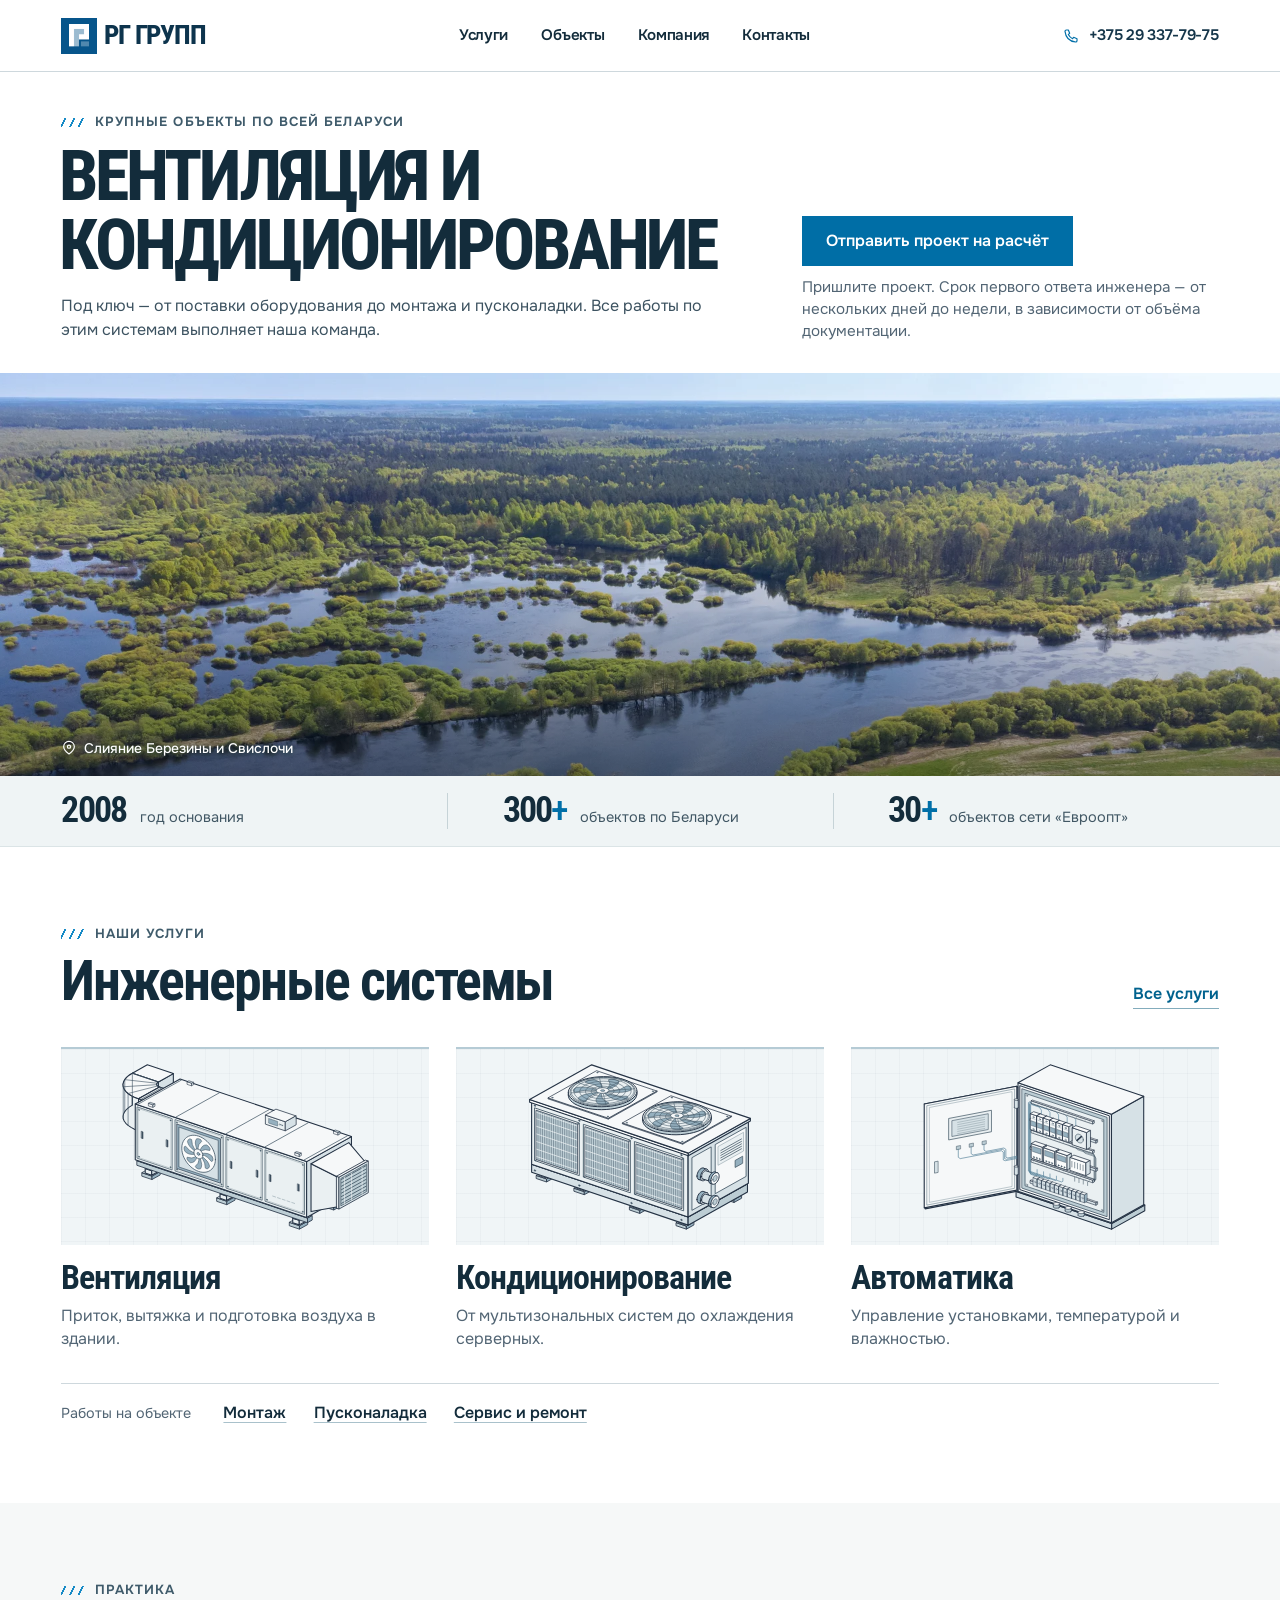
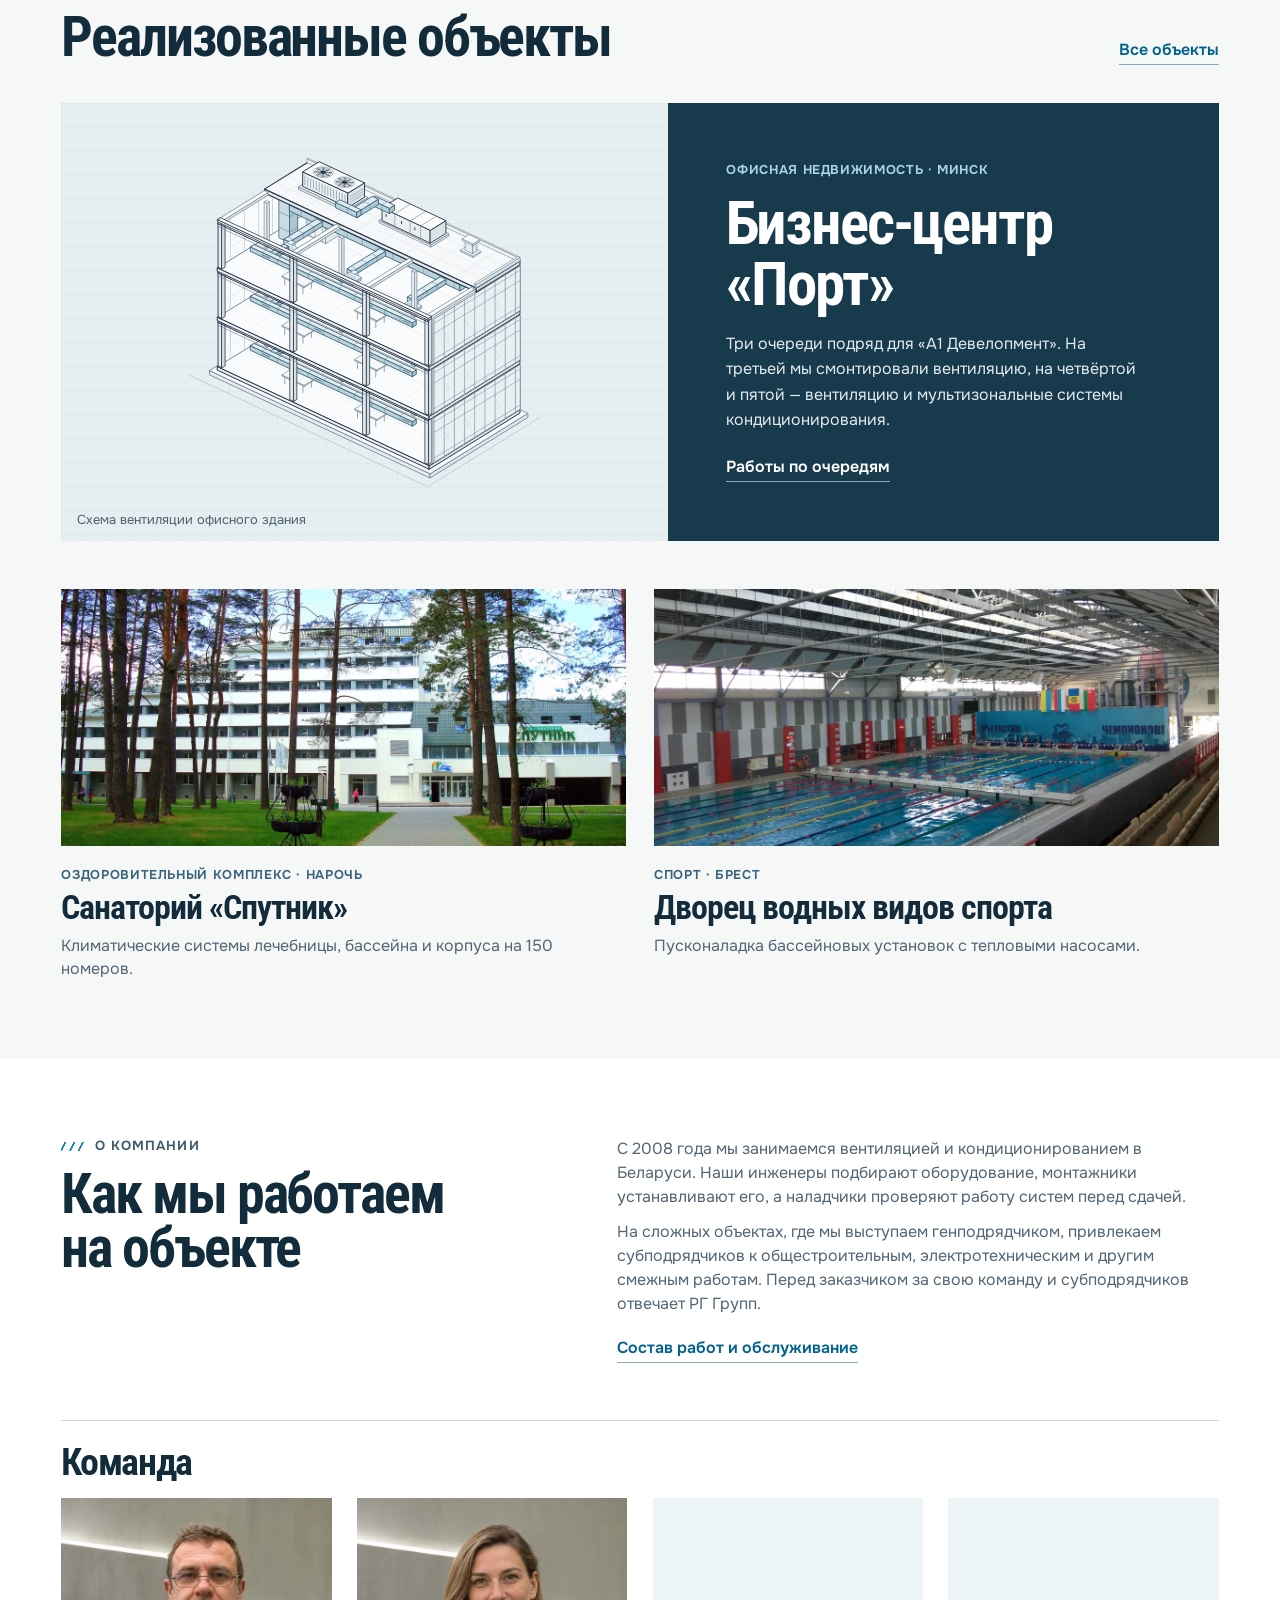
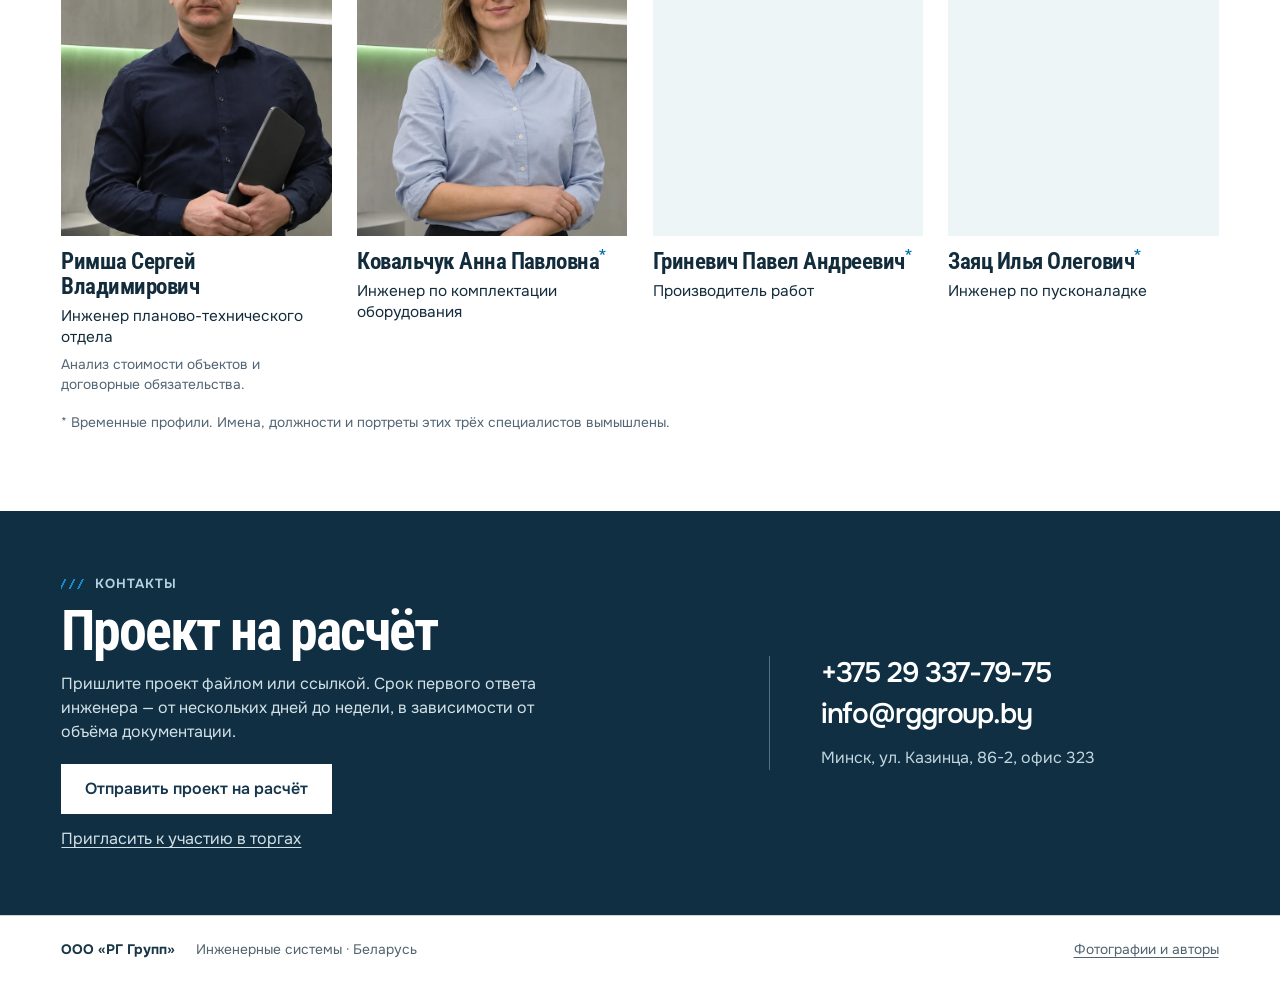
<file: index.html>
<!doctype html>
<html lang="ru">
<head>
  <meta charset="utf-8">
  <meta name="viewport" content="width=device-width,initial-scale=1">
  <title>Вентиляция и кондиционирование под ключ в Беларуси — РГ Групп</title>
  <meta name="description" content="Вентиляция и кондиционирование под ключ для крупных объектов в Беларуси. РГ Групп поставляет оборудование, выполняет монтаж и пусконаладку своей командой.">
  <meta property="og:title" content="РГ Групп — вентиляция и кондиционирование под ключ">
  <meta property="og:description" content="Поставка оборудования, монтаж и пусконаладка для крупных объектов по всей Беларуси.">
  <meta property="og:image" content="https://orkesterro-collab.github.io/Rggroup-by/assets/hero.webp">
  <meta name="theme-color" content="#ffffff">
  <link rel="preload" href="assets/fonts/condensed.woff2" as="font" type="font/woff2" crossorigin>
  <link rel="preload" href="assets/hero.webp" as="image">
  <link rel="stylesheet" href="style.css">
  <script src="app.js" defer></script>
<link rel="icon" type="image/png" href="assets/favicon.png">
  <link rel="stylesheet" href="request.css">
  <script src="request.js" defer></script>
</head>
<body>
<a class="skip-link" href="#main">Перейти к содержанию</a>
<header class="site-head">
  <div class="wrap head-row">
    <a class="brand" href="index.html" aria-label="РГ Групп — на главную"><span class="brand-icon"><img src="assets/brand-mark.png" alt="" width="30" height="34"></span><span class="brand-name">РГ ГРУПП</span></a>
    <nav class="site-nav" aria-label="Основная навигация" id="site-nav">
      <a href="services.html">Услуги</a><a href="projects.html">Объекты</a><a href="index.html#company">Компания</a><a href="index.html#contact">Контакты</a>
    </nav>
    <a class="head-tel" href="tel:+375293377975"><svg viewBox="0 0 24 24" aria-hidden="true"><path d="M5 3h3l2 5-2 1.6a15 15 0 0 0 6.4 6.4l1.6-2 5 2v3a2 2 0 0 1-2 2C10 20 4 14 3 5a2 2 0 0 1 2-2Z"/></svg><span>+375 29 337-79-75</span></a>
    <button class="menu-toggle" type="button" aria-expanded="false" aria-controls="site-nav" aria-label="Открыть меню"><i></i><i></i></button>
  </div>
</header>

<main id="main">
  <section class="intro" aria-labelledby="home-title">
    <div class="wrap hero-intro">
      <div class="intro-label"><span class="stripe" aria-hidden="true"></span> Крупные объекты по всей Беларуси</div>
      <div class="hero-offer">
        <div>
          <h1 id="home-title">Вентиляция и<br> кондиционирование</h1>
          <p class="hero-scope">Под ключ — от поставки оборудования до монтажа и пусконаладки. Все работы по этим системам выполняет наша команда.</p>
        </div>
        <div class="hero-request">
          <a href="mailto:info@rggroup.by" class="primary" data-request aria-describedby="hero-response">Отправить проект на расчёт</a>
          <p id="hero-response">Пришлите проект. Срок первого ответа инженера — от нескольких дней до недели, в зависимости от объёма документации.</p>
        </div>
      </div>
    </div>
    <div class="panorama">
      <img class="panorama-img" src="assets/hero.webp" alt="Пойма на слиянии Березины и Свислочи в Могилёвской области" width="1920" height="1118" fetchpriority="high">
      <div class="wrap pano-controls">
        <span class="pano-place"><svg viewBox="0 0 24 24" aria-hidden="true"><path d="M20 10c0 5-8 11-8 11S4 15 4 10a8 8 0 1 1 16 0Z"/><circle cx="12" cy="10" r="2.4"/></svg><span>Слияние Березины и Свислочи</span></span>
      </div>
    </div>
    <div class="fact-strip"><div class="wrap fact-grid">
      <div><strong>2008</strong><span>год основания</span></div>
      <div><strong>300<span>+</span></strong><span>объектов по Беларуси</span></div>
      <div><strong>30<span>+</span></strong><span>объектов сети «Евроопт»</span></div>
    </div></div>
  </section>

  <section class="home-directions section-pad" aria-labelledby="directions-title"><div class="wrap">
    <div class="section-head"><div><div class="section-label"><span class="stripe" aria-hidden="true"></span> Наши услуги</div><h2 id="directions-title">Инженерные системы</h2></div><a href="services.html" class="line-link">Все услуги</a></div>
    <div class="engineering-grid">
      <a class="eng-card" href="services.html#ventilation"><div class="tech-figure"><img src="assets/vent.svg" alt="" width="450" height="260" loading="lazy"></div><div class="eng-copy"><h3>Вентиляция</h3><p>Приток, вытяжка и подготовка воздуха в здании.</p></div></a>
      <a class="eng-card" href="services.html#cooling"><div class="tech-figure"><img src="assets/cool.svg" alt="" width="450" height="260" loading="lazy"></div><div class="eng-copy"><h3>Кондиционирование</h3><p>От мультизональных систем до охлаждения серверных.</p></div></a>
      <a class="eng-card" href="services.html#automation"><div class="tech-figure"><img src="assets/auto.svg" alt="" width="450" height="260" loading="lazy"></div><div class="eng-copy"><h3>Автоматика</h3><p>Управление установками, температурой и влажностью.</p></div></a>
    </div>
    <div class="more-services"><span>Работы на объекте</span><a href="services.html#installation">Монтаж</a><a href="services.html#commissioning">Пусконаладка</a><a href="services.html#service">Сервис и ремонт</a></div>
  </div></section>

  <section class="project-showcase section-pad" aria-labelledby="projects-title"><div class="wrap">
    <div class="section-head"><div><div class="section-label"><span class="stripe" aria-hidden="true"></span> Практика</div><h2 id="projects-title">Реализованные объекты</h2></div><a href="projects.html" class="line-link">Все объекты</a></div>
    <div class="featured-project">
      <div class="blueprint"><img src="assets/building.svg" alt="Типовая аксонометрическая схема вентиляции офисного здания в разрезе" width="490" height="450" loading="lazy"><span>Схема вентиляции офисного здания</span></div>
      <div class="featured-copy"><p class="sector">Офисная недвижимость · Минск</p><h3>Бизнес-центр <br>«Порт»</h3><p>Три очереди подряд для «А1 Девелопмент». На третьей мы смонтировали вентиляцию, на четвёртой и пятой — вентиляцию и мультизональные системы кондиционирования.</p><a href="projects.html#port" class="line-link">Работы по очередям</a></div>
    </div>
    <div class="project-pair">
      <a href="projects.html#sputnik" class="project-card"><div class="project-photo"><img src="assets/sputnik-real.webp" alt="Главный вход санатория «Спутник»" loading="lazy" width="800" height="450"></div><div><span class="sector">Оздоровительный комплекс · Нарочь</span><h3>Санаторий «Спутник»</h3><p>Климатические системы лечебницы, бассейна и корпуса на 150 номеров.</p></div></a>
      <a href="projects.html#brest-pool" class="project-card"><div class="project-photo"><img src="assets/brest-pool-real.webp" alt="Бассейн во Дворце водных видов спорта в Бресте" loading="lazy" width="800" height="450"></div><div><span class="sector">Спорт · Брест</span><h3>Дворец водных видов спорта</h3><p>Пусконаладка бассейновых установок с тепловыми насосами.</p></div></a>
    </div>
  </div></section>

  <section class="about-home section-pad" id="company" aria-labelledby="about-title"><div class="wrap">
    <div class="about-layout">
      <div>
      <div class="section-label"><span class="stripe" aria-hidden="true"></span> О компании</div>
      <h2 id="about-title">Как мы работаем на объекте</h2>
      </div>
      <div class="about-copy">
      <p>С 2008 года мы занимаемся вентиляцией и кондиционированием в Беларуси. Наши инженеры подбирают оборудование, монтажники устанавливают его, а наладчики проверяют работу систем перед сдачей.</p>
      <p>На сложных объектах, где мы выступаем генподрядчиком, привлекаем субподрядчиков к общестроительным, электротехническим и другим смежным работам. Перед заказчиком за свою команду и субподрядчиков отвечает РГ Групп.</p>
      <a class="line-link" href="services.html">Состав работ и обслуживание</a>
      </div>
    </div>
    <section class="team" id="team" aria-labelledby="team-title">
      <h3 id="team-title">Команда</h3>
      <div class="team-grid">
        <figure class="team-profile">
          <img src="assets/team-rimsha.webp" width="640" height="800" loading="lazy" decoding="async" alt="Сергей Римша">
          <figcaption>
            <h4>Римша Сергей Владимирович</h4>
            <p>Инженер планово-технического отдела</p>
            <p class="team-specialty">Анализ стоимости объектов и договорные обязательства.</p>
          </figcaption>
        </figure>
        <figure class="team-profile" aria-describedby="team-note">
          <img src="assets/team-kovalchuk.webp" width="640" height="800" loading="lazy" decoding="async" alt="Иллюстративный портрет Анны Ковальчук">
          <figcaption>
            <h4>Ковальчук Анна Павловна<sup aria-hidden="true">*</sup></h4>
            <p>Инженер по комплектации оборудования</p>
          </figcaption>
        </figure>
        <figure class="team-profile" aria-describedby="team-note">
          <img src="assets/team-hrynevich.webp" width="640" height="800" loading="lazy" decoding="async" alt="Иллюстративный портрет Павла Гриневича">
          <figcaption>
            <h4>Гриневич Павел Андреевич<sup aria-hidden="true">*</sup></h4>
            <p>Производитель работ</p>
          </figcaption>
        </figure>
        <figure class="team-profile" aria-describedby="team-note">
          <img src="assets/team-zayats.webp" width="640" height="800" loading="lazy" decoding="async" alt="Иллюстративный портрет Ильи Зайца">
          <figcaption>
            <h4>Заяц Илья Олегович<sup aria-hidden="true">*</sup></h4>
            <p>Инженер по пусконаладке</p>
          </figcaption>
        </figure>
      </div>
      <p id="team-note" class="team-note">* Временные профили. Имена, должности и портреты этих трёх специалистов вымышлены.</p>
    </section>
  </div></section>

  <section class="contact-section" id="contact" aria-labelledby="contact-title"><div class="wrap contact-layout">
    <div>
      <div class="section-label"><span class="stripe" aria-hidden="true"></span> Контакты</div>
      <h2 id="contact-title">Проект на расчёт</h2>
      <p id="contact-response">Пришлите проект файлом или ссылкой. Срок первого ответа инженера — от нескольких дней до недели, в зависимости от объёма документации.</p>
      <a class="primary contact-action" href="mailto:info@rggroup.by" data-request aria-describedby="contact-response">Отправить проект на расчёт</a>
      <a class="tender-link" href="mailto:info@rggroup.by?subject=Приглашение%20к%20участию%20в%20торгах" data-request="tender">Пригласить к участию в торгах</a>
    </div>
    <address><a href="tel:+375293377975">+375 29 337-79-75</a><a href="mailto:info@rggroup.by">info@rggroup.by</a><span>Минск, ул. Казинца, 86-2, офис 323</span></address>
  </div></section>
</main>
<footer class="site-foot"><div class="wrap foot-row"><a class="foot-brand" href="index.html">ООО «РГ Групп»</a><span>Инженерные системы · Беларусь</span><a href="assets/photos.html">Фотографии и авторы</a></div></footer>

</body></html>
</file>
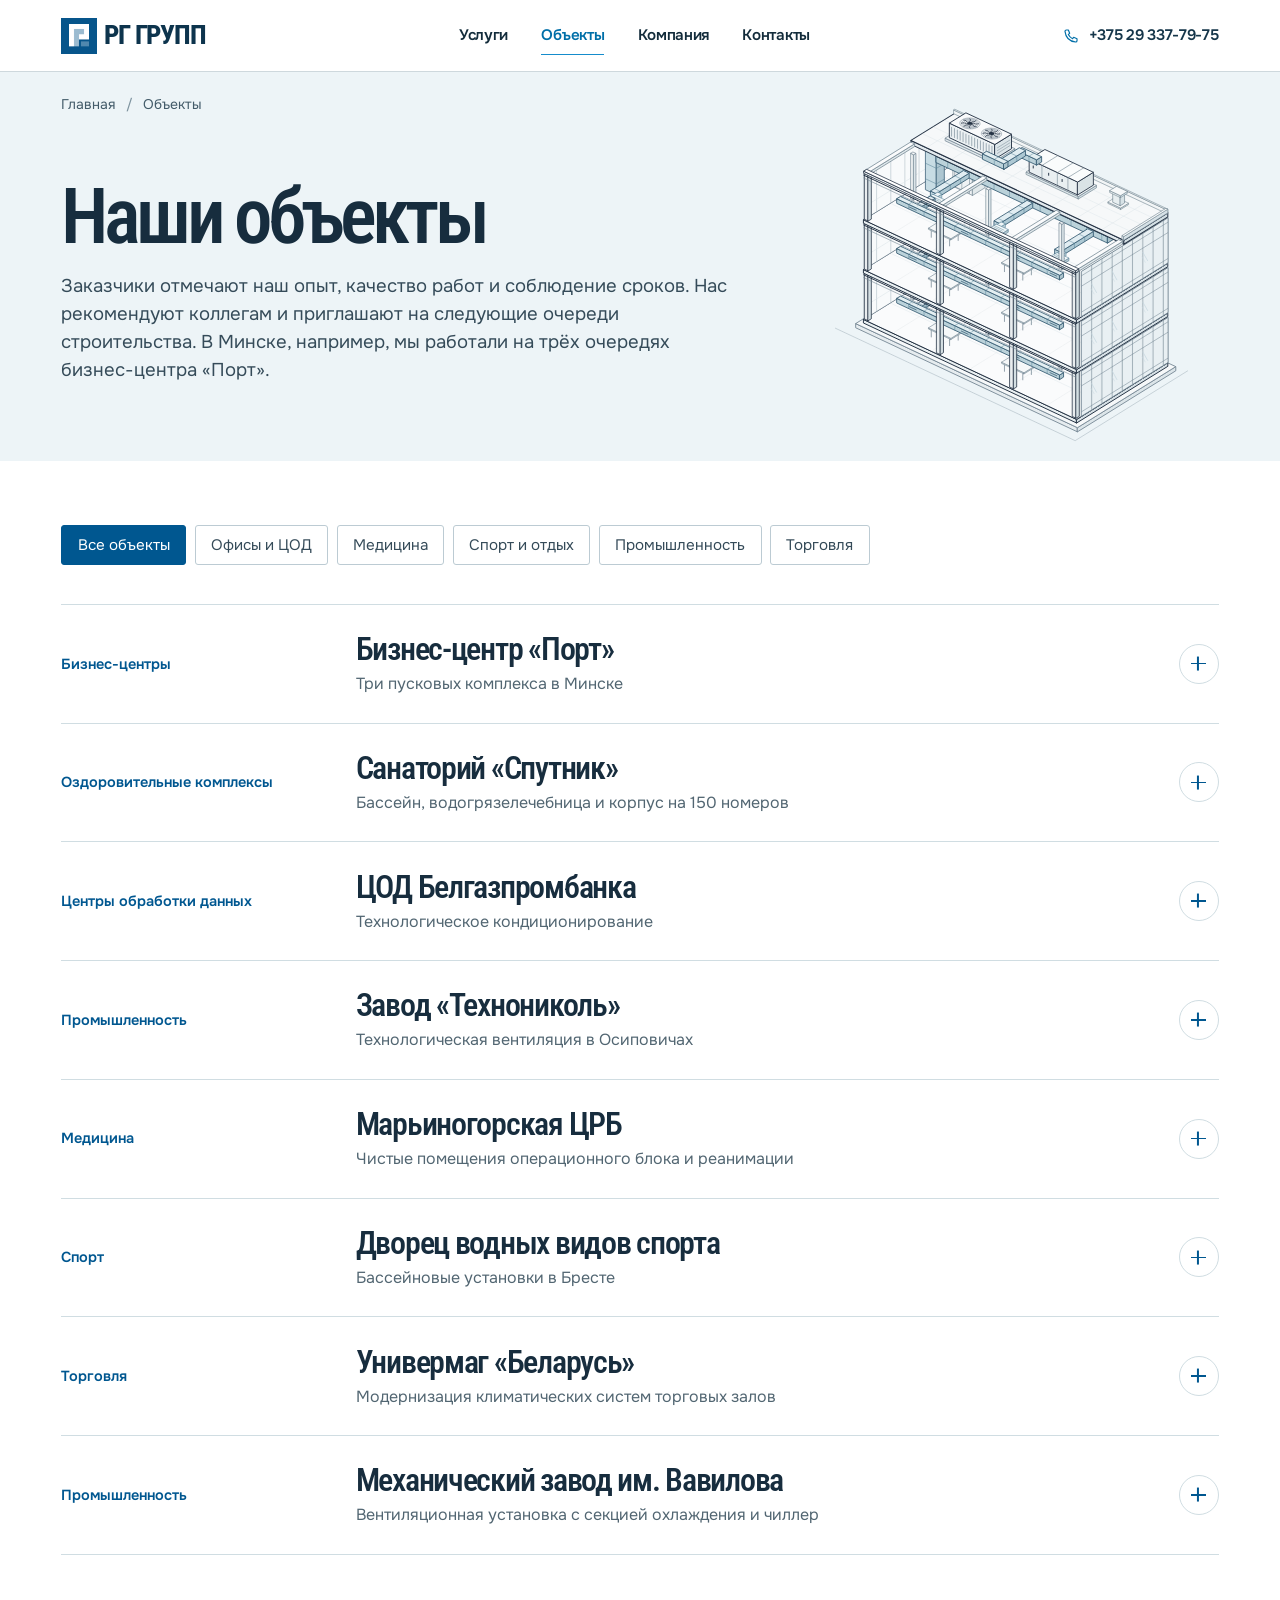
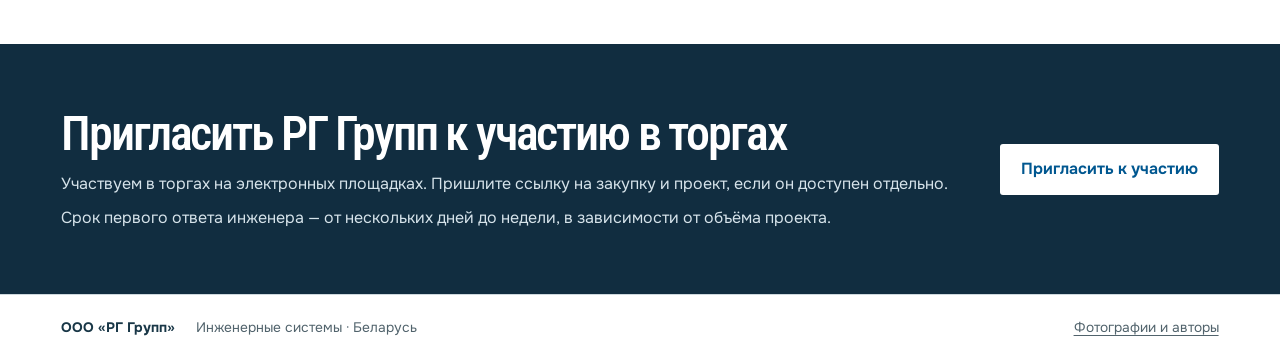
<file: projects.html>
<!doctype html>
<html lang="ru">
<head>
  <meta charset="utf-8">
  <meta name="viewport" content="width=device-width, initial-scale=1">
  <title>Объекты в Беларуси — РГ Групп</title>
  <meta name="description" content="Проекты РГ Групп в Беларуси. Вентиляция, кондиционирование и пусконаладка на объектах торговли, производства, медицины и спорта.">
  <link rel="stylesheet" href="style.css">
  <link rel="stylesheet" href="pages.css">
  <script src="app.js" defer></script>
  <script src="pages.js" defer></script>
<link rel="icon" type="image/png" href="assets/favicon.png">
  <link rel="stylesheet" href="request.css">
  <script src="request.js" defer></script>
</head>
<body class="inner-page">
  <a class="skip-link" href="#main">Перейти к содержанию</a>
<header class="site-head">
  <div class="wrap head-row">
    <a class="brand" href="index.html" aria-label="РГ Групп — на главную"><span class="brand-icon"><img src="assets/brand-mark.png" alt="" width="30" height="34"></span><span class="brand-name">РГ ГРУПП</span></a>
    <nav class="site-nav" aria-label="Основная навигация" id="site-nav">
      <a href="services.html">Услуги</a><a href="projects.html" aria-current="page">Объекты</a><a href="index.html#company">Компания</a><a href="index.html#contact">Контакты</a>
    </nav>
    <a class="head-tel" href="tel:+375293377975"><svg viewBox="0 0 24 24" aria-hidden="true"><path d="M5 3h3l2 5-2 1.6a15 15 0 0 0 6.4 6.4l1.6-2 5 2v3a2 2 0 0 1-2 2C10 20 4 14 3 5a2 2 0 0 1 2-2Z"/></svg><span>+375 29 337-79-75</span></a>
    <button class="menu-toggle" type="button" aria-expanded="false" aria-controls="site-nav" aria-label="Открыть меню"><i></i><i></i></button>
  </div>
</header>

  <main id="main" class="inner-main">
    <div class="in-mast in-mast--projects">
      <div class="wrap in-mast__body">
        <nav class="in-crumb" aria-label="Хлебные крошки"><a href="index.html">Главная</a><span aria-hidden="true">/</span><span aria-current="page">Объекты</span></nav>
        <div class="in-mast__copy">
          <h1>Наши объекты</h1>
          <p>Заказчики отмечают наш опыт, качество работ и соблюдение сроков. Нас рекомендуют коллегам и приглашают на следующие очереди строительства. В Минске, например, мы работали на трёх очередях бизнес-центра «Порт».</p>
        </div>
        <figure class="in-building"><img src="assets/building.svg" alt="Изометрическая схема здания с инженерными системами" width="520" height="320"></figure>
      </div>
    </div>
    <section class="wrap in-directory" id="project-list" aria-label="Каталог объектов">
      <div class="in-filters" aria-label="Фильтр по отрасли" role="group" hidden>
        <button type="button" data-sector="all" aria-pressed="true">Все объекты</button>
        <button type="button" data-sector="office" aria-pressed="false">Офисы и ЦОД</button>
        <button type="button" data-sector="health" aria-pressed="false">Медицина</button>
        <button type="button" data-sector="leisure" aria-pressed="false">Спорт и отдых</button>
        <button type="button" data-sector="industry" aria-pressed="false">Промышленность</button>
        <button type="button" data-sector="retail" aria-pressed="false">Торговля</button>
      </div>
      <p class="in-visually-hidden" id="filter-result" role="status"></p>
      <div class="in-project-list">
        <details class="in-project" id="port" data-project-sector="office">
          <summary><span class="in-sector">Бизнес-центры</span><span class="in-project__title"><strong>Бизнес-центр «Порт»</strong><span>Три пусковых комплекса в Минске</span></span><span class="in-expand" aria-hidden="true"></span></summary>
          <div class="in-project__detail"><p>В бизнес-центре на улице Шафарнянской мы начали с монтажа вентиляции на третьей очереди. Продолжили работу на двух следующих, где заказчику потребовалось ещё и кондиционирование офисов.</p>
          <dl><div><dt>3-й пусковой комплекс</dt><dd>Монтаж систем вентиляции.</dd></div><div><dt>4-й и 5-й комплексы</dt><dd>Монтаж вентиляции и мультизонального кондиционирования.</dd></div><div><dt>Заказчик</dt><dd>ИЧП «А1 Девелопмент».</dd></div></dl><a class="in-text-link" href="services.html#cooling">Системы кондиционирования</a></div>
        </details>
        <details class="in-project" id="sputnik" data-project-sector="leisure">
          <summary><span class="in-sector">Оздоровительные комплексы</span><span class="in-project__title"><strong>Санаторий «Спутник»</strong><span>Бассейн, водогрязелечебница и корпус на 150 номеров</span></span><span class="in-expand" aria-hidden="true"></span></summary>
          <div class="in-project__detail"><p>В санатории работы охватывали лечебные и жилые помещения. В спальном корпусе наряду с номерами разместились концертный зал и спа-центр.</p>
          <figure class="in-case-photo"><img src="assets/sputnik-real.webp" alt="Корпус санатория «Спутник» в посёлке Нарочь" loading="lazy" decoding="async" width="880" height="480"><figcaption>Санаторий «Спутник», посёлок Нарочь. <a href="assets/photos.html">Об источнике фото</a></figcaption></figure>
          <dl><div><dt>Лечебные помещения</dt><dd>Вентиляция и кондиционирование водогрязелечебницы и бассейна.</dd></div><div><dt>Спальный корпус</dt><dd>Вентиляция и кондиционирование. В системе охлаждения применены чиллеры и фанкойлы.</dd></div></dl><a class="in-text-link" href="services.html#ventilation">Системы вентиляции</a></div>
        </details>
        <details class="in-project" id="data-center" data-project-sector="office">
          <summary><span class="in-sector">Центры обработки данных</span><span class="in-project__title"><strong>ЦОД Белгазпромбанка</strong><span>Технологическое кондиционирование</span></span><span class="in-expand" aria-hidden="true"></span></summary>
          <div class="in-project__detail"><p>Для центра обработки данных ОАО «Белгазпромбанк» РГ Групп поставила и смонтировала систему технологического кондиционирования. Обслуживание системы также вошло в состав работ компании.</p>
          <figure class="in-case-photo"><img src="assets/project-data.webp" alt="Главный офис Белгазпромбанка в Минске" loading="lazy" width="1040" height="650"><figcaption>Главный офис заказчика, Минск · <a href="assets/photos.html">Автор фото</a></figcaption></figure>
          <dl><div><dt>Назначение</dt><dd>Охлаждение помещений с вычислительным оборудованием.</dd></div><div><dt>Участие команды</dt><dd>Поставка оборудования, монтаж, техническое обслуживание.</dd></div></dl><a class="in-text-link" href="services.html#service">Техническое обслуживание</a></div>
        </details>
        <details class="in-project" id="tekhnonikol" data-project-sector="industry">
          <summary><span class="in-sector">Промышленность</span><span class="in-project__title"><strong>Завод «Технониколь»</strong><span>Технологическая вентиляция в Осиповичах</span></span><span class="in-expand" aria-hidden="true"></span></summary>
          <div class="in-project__detail"><p>На производственной площадке ИООО «Технониколь» в Осиповичах команда выполнила монтаж технологических систем вентиляции.</p>
          <dl><div><dt>Тип объекта</dt><dd>Промышленное предприятие.</dd></div><div><dt>Состав работ</dt><dd>Монтаж технологической вентиляции.</dd></div></dl><a class="in-text-link" href="services.html#installation">Монтаж оборудования</a></div>
        </details>
        <details class="in-project" id="hospital" data-project-sector="health">
          <summary><span class="in-sector">Медицина</span><span class="in-project__title"><strong>Марьиногорская ЦРБ</strong><span>Чистые помещения операционного блока и реанимации</span></span><span class="in-expand" aria-hidden="true"></span></summary>
          <div class="in-project__detail"><p>В рамках модернизации больницы РГ Групп участвовала в работах по чистым помещениям операционного блока и реанимации.</p>
          <dl><div><dt>Объект</dt><dd>Марьиногорская центральная районная больница.</dd></div><div><dt>Проект модернизации</dt><dd>Хирургическое и реанимационное отделения, операционный блок.</dd></div></dl><a class="in-text-link" href="services.html#ventilation">Системы вентиляции</a></div>
        </details>
        <details class="in-project" id="brest-pool" data-project-sector="leisure">
          <summary><span class="in-sector">Спорт</span><span class="in-project__title"><strong>Дворец водных видов спорта</strong><span>Бассейновые установки в Бресте</span></span><span class="in-expand" aria-hidden="true"></span></summary>
          <div class="in-project__detail"><p>На спортивном объекте в Бресте специалисты провели пусконаладку бассейновых установок с тепловыми насосами. Аналогичные работы команда выполняла в Малорите и Пружанах.</p>
          <figure class="in-case-photo"><img src="assets/brest-pool-real.webp" alt="Спортивный бассейн Дворца водных видов спорта в Бресте" loading="lazy" decoding="async" width="880" height="480"><figcaption>Спортивный бассейн, Брест. <a href="assets/photos.html">Об источнике фото</a></figcaption></figure>
          <dl><div><dt>Оборудование</dt><dd>Бассейновые установки с тепловыми насосами.</dd></div><div><dt>Этап</dt><dd>Пусконаладочные работы.</dd></div></dl><a class="in-text-link" href="services.html#commissioning">Пусконаладка</a></div>
        </details>
        <details class="in-project" id="univermag" data-project-sector="retail">
          <summary><span class="in-sector">Торговля</span><span class="in-project__title"><strong>Универмаг «Беларусь»</strong><span>Модернизация климатических систем торговых залов</span></span><span class="in-expand" aria-hidden="true"></span></summary>
          <div class="in-project__detail"><p>РГ Групп участвовала в модернизации систем кондиционирования и вентиляции торговых залов универмага «Беларусь».</p>
          <figure class="in-case-photo"><img src="assets/univermag-real.webp" alt="Фасад универмага «Беларусь» в Минске" loading="lazy" decoding="async" width="880" height="480"><figcaption>Универмаг «Беларусь», Минск. <a href="assets/photos.html">Об источнике фото</a></figcaption></figure>
          <dl><div><dt>Тип объекта</dt><dd>Торговые залы универмага.</dd></div><div><dt>Системы</dt><dd>Вентиляция и кондиционирование торговых помещений.</dd></div></dl><a class="in-text-link" href="services.html#cooling">Системы кондиционирования</a></div>
        </details>
        <details class="in-project" id="vavilov" data-project-sector="industry">
          <summary><span class="in-sector">Промышленность</span><span class="in-project__title"><strong>Механический завод им. Вавилова</strong><span>Вентиляционная установка с секцией охлаждения и чиллер</span></span><span class="in-expand" aria-hidden="true"></span></summary>
          <div class="in-project__detail"><p>На объекте ОАО «ММЗ им. Вавилова» специалисты смонтировали и наладили вентиляционную установку с секцией охлаждения, а также чиллер.</p>
          <dl><div><dt>Системы</dt><dd>Вентиляция и холодоснабжение.</dd></div><div><dt>Этапы</dt><dd>Монтаж и наладка оборудования.</dd></div></dl><a class="in-text-link" href="services.html#commissioning">Пусконаладка</a></div>
        </details>
      </div>
    </section>
    <aside class="in-contact-band">
      <div class="wrap in-band-inner"><div><h2>Пригласить РГ Групп к участию в торгах</h2><p>Участвуем в торгах на электронных площадках. Пришлите ссылку на закупку и проект, если он доступен отдельно.</p><p id="request-response">Срок первого ответа инженера — от нескольких дней до недели, в зависимости от объёма проекта.</p></div><a class="in-cta" href="mailto:info@rggroup.by?subject=Приглашение%20к%20участию%20в%20торгах" data-request="tender" aria-describedby="request-response">Пригласить к участию</a></div>
    </aside>
  </main>
  <footer class="site-foot"><div class="wrap foot-row"><a class="foot-brand" href="index.html">ООО «РГ Групп»</a><span>Инженерные системы · Беларусь</span><a href="assets/photos.html">Фотографии и авторы</a></div></footer>

</body>
</html>
</file>
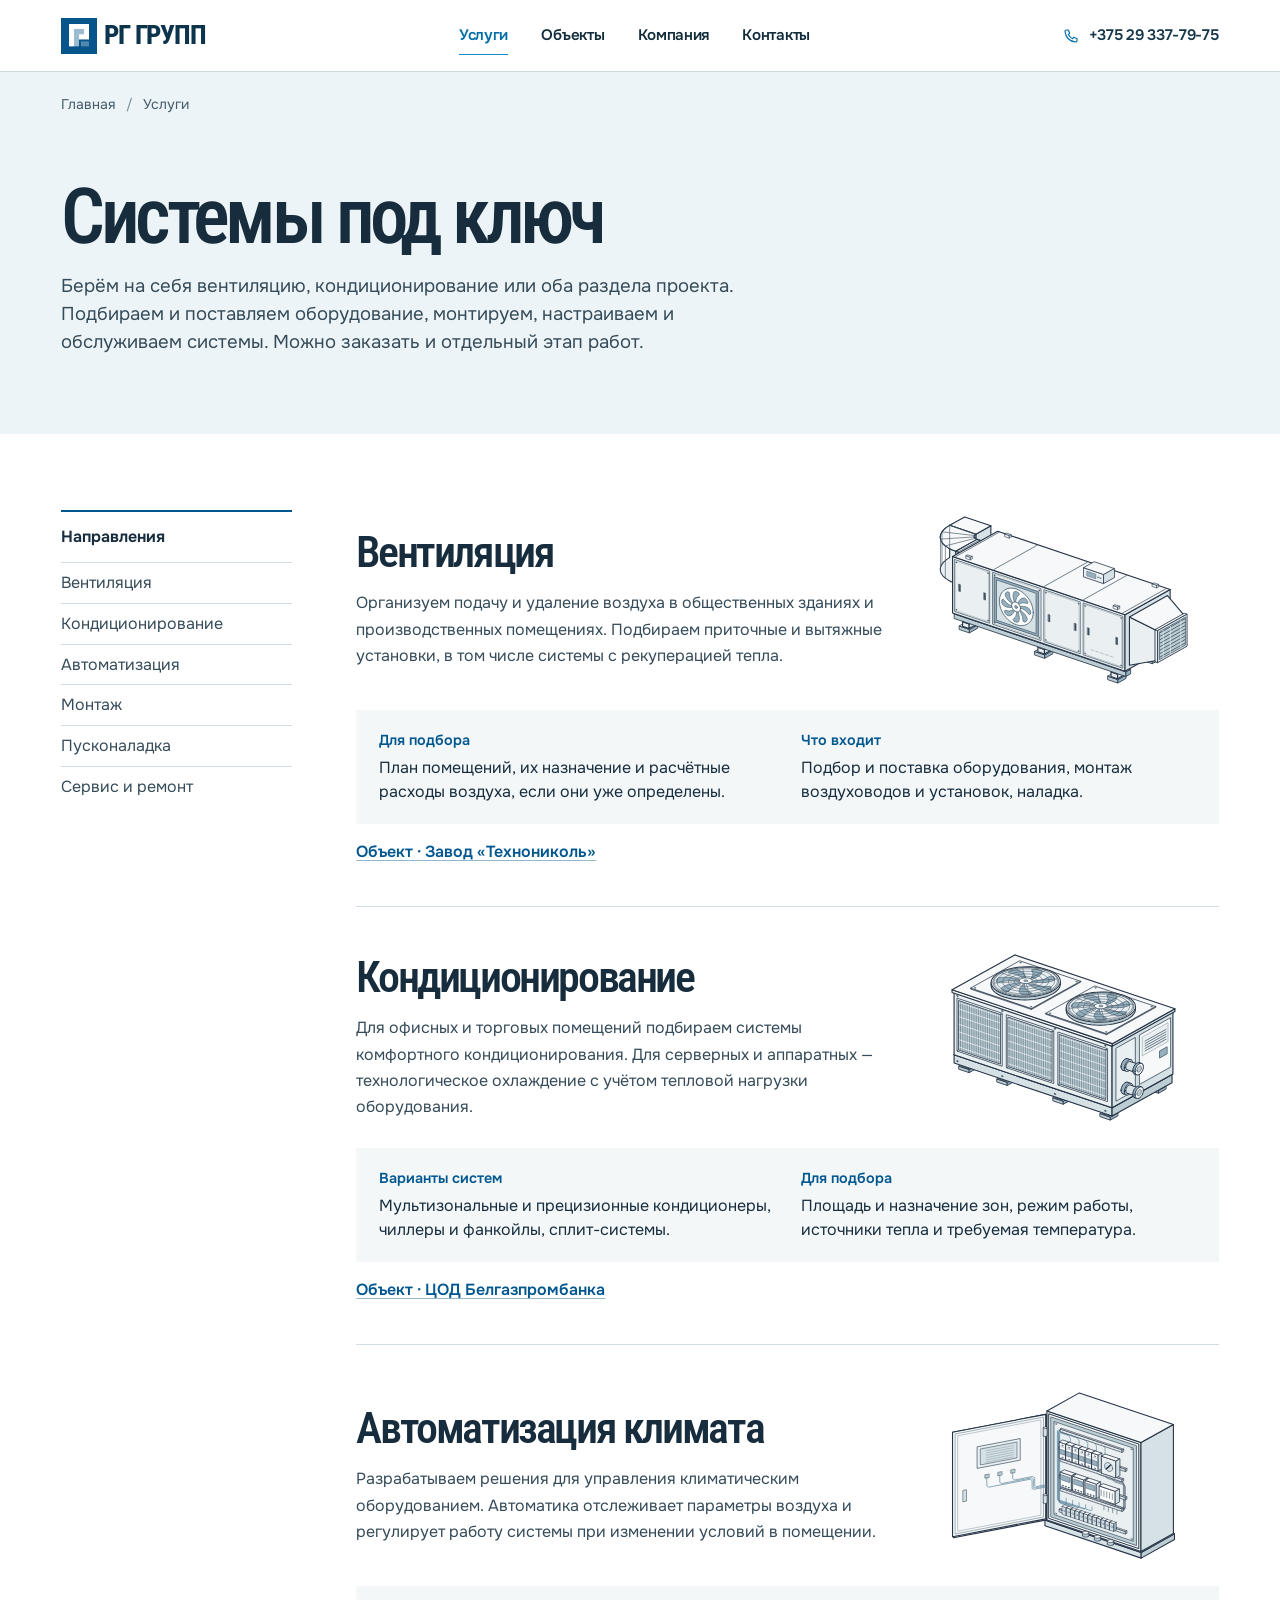
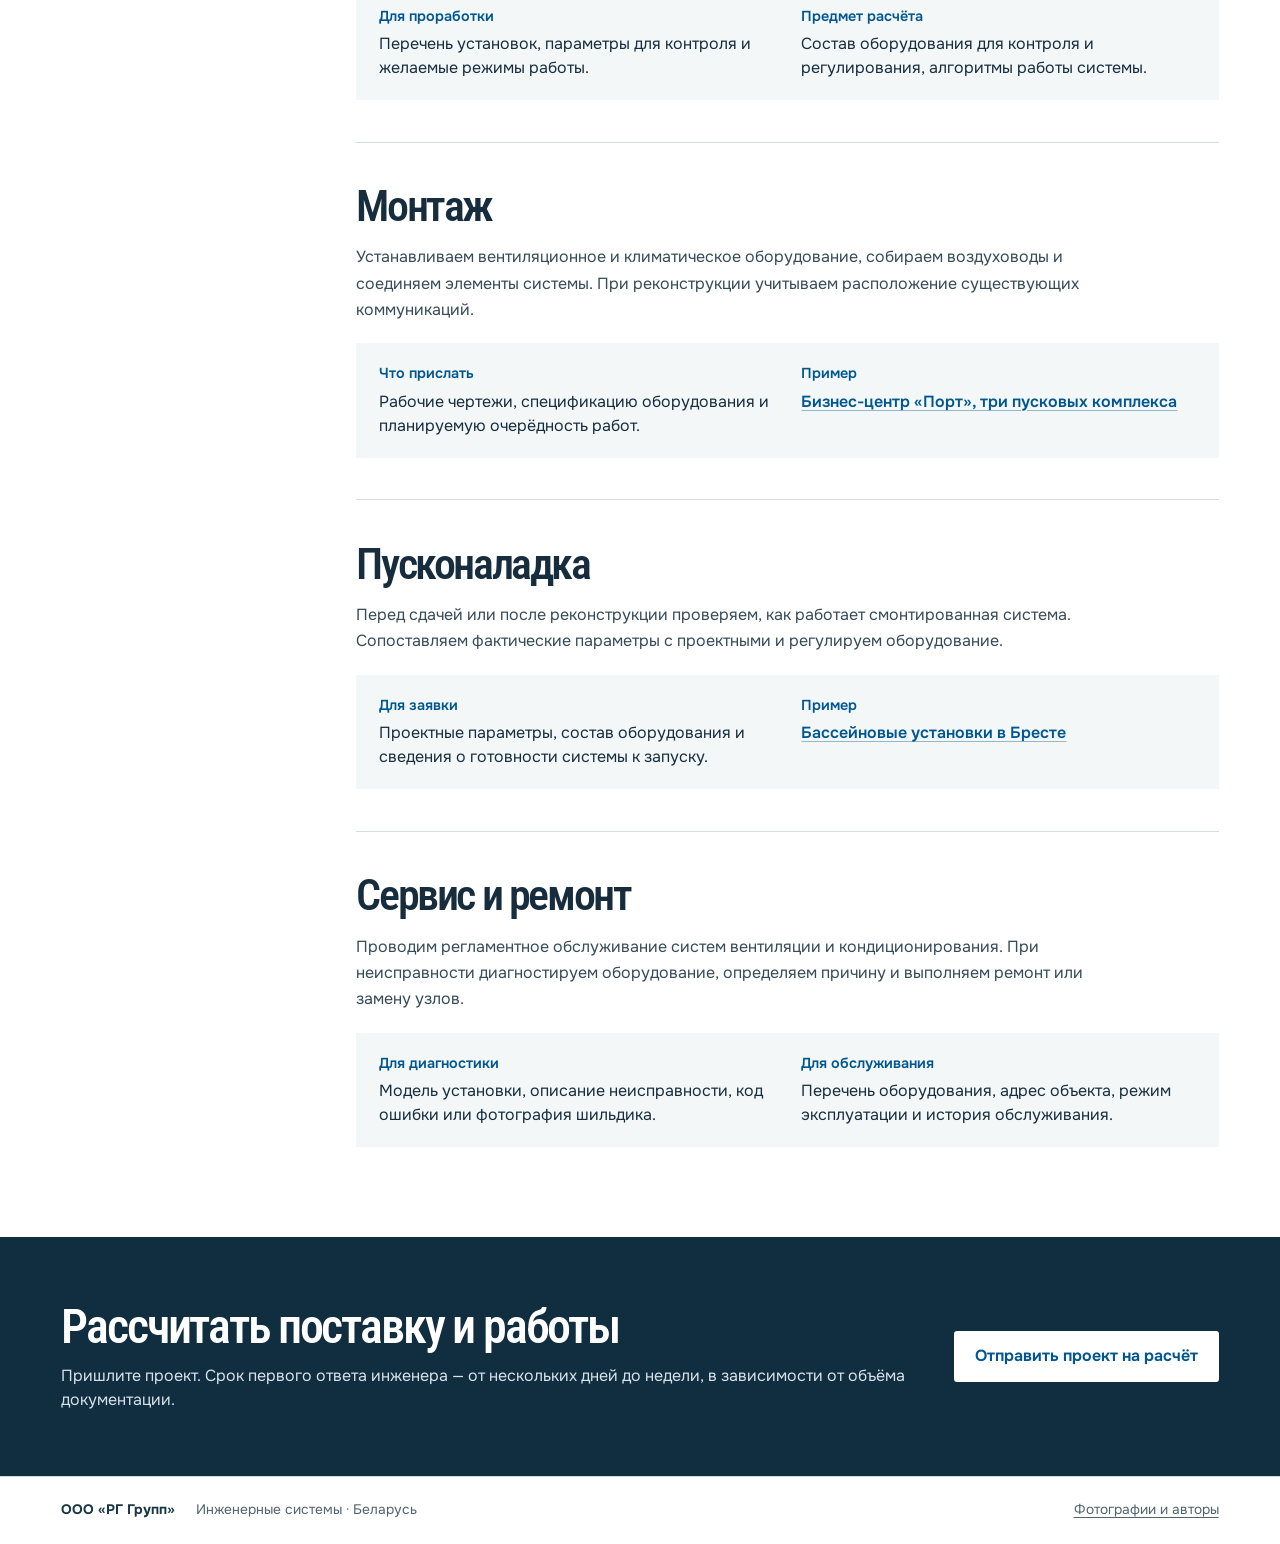
<file: services.html>
<!doctype html>
<html lang="ru">
<head>
  <meta charset="utf-8">
  <meta name="viewport" content="width=device-width, initial-scale=1">
  <title>Инженерные системы и услуги — РГ Групп</title>
  <meta name="description" content="Вентиляция, кондиционирование и автоматизация климатических систем в Беларуси. Подбор и поставка оборудования, монтаж, пусконаладка и сервис РГ Групп.">
  <link rel="stylesheet" href="style.css">
  <link rel="stylesheet" href="pages.css">
  <script src="app.js" defer></script>
  <script src="pages.js" defer></script>
<link rel="icon" type="image/png" href="assets/favicon.png">
  <link rel="stylesheet" href="request.css">
  <script src="request.js" defer></script>
</head>
<body class="inner-page">
  <a class="skip-link" href="#main">Перейти к содержанию</a>
<header class="site-head">
  <div class="wrap head-row">
    <a class="brand" href="index.html" aria-label="РГ Групп — на главную"><span class="brand-icon"><img src="assets/brand-mark.png" alt="" width="30" height="34"></span><span class="brand-name">РГ ГРУПП</span></a>
    <nav class="site-nav" aria-label="Основная навигация" id="site-nav">
      <a href="services.html" aria-current="page">Услуги</a><a href="projects.html">Объекты</a><a href="index.html#company">Компания</a><a href="index.html#contact">Контакты</a>
    </nav>
    <a class="head-tel" href="tel:+375293377975"><svg viewBox="0 0 24 24" aria-hidden="true"><path d="M5 3h3l2 5-2 1.6a15 15 0 0 0 6.4 6.4l1.6-2 5 2v3a2 2 0 0 1-2 2C10 20 4 14 3 5a2 2 0 0 1 2-2Z"/></svg><span>+375 29 337-79-75</span></a>
    <button class="menu-toggle" type="button" aria-expanded="false" aria-controls="site-nav" aria-label="Открыть меню"><i></i><i></i></button>
  </div>
</header>

  <main id="main" class="inner-main">
    <div class="in-mast in-mast--services">
      <div class="wrap in-mast__body">
        <nav class="in-crumb" aria-label="Хлебные крошки"><a href="index.html">Главная</a><span aria-hidden="true">/</span><span aria-current="page">Услуги</span></nav>
        <div class="in-mast__copy"><h1>Системы под ключ</h1><p>Берём на себя вентиляцию, кондиционирование или оба раздела проекта. Подбираем и поставляем оборудование, монтируем, настраиваем и обслуживаем системы. Можно заказать и отдельный этап работ.</p></div>
      </div>
    </div>
    <div class="wrap in-service-layout">
      <nav class="in-service-nav" aria-label="Навигация по услугам">
        <strong>Направления</strong>
        <a href="#ventilation">Вентиляция</a><a href="#cooling">Кондиционирование</a><a href="#automation">Автоматизация</a><a href="#installation">Монтаж</a><a href="#commissioning">Пусконаладка</a><a href="#service">Сервис и ремонт</a>
      </nav>
      <div class="in-services">
        <section class="in-service" id="ventilation">
          <div class="in-service__top"><div><h2>Вентиляция</h2><p>Организуем подачу и удаление воздуха в общественных зданиях и производственных помещениях. Подбираем приточные и вытяжные установки, в том числе системы с рекуперацией тепла.</p></div><figure><img src="assets/vent.svg" alt="Схема приточно-вытяжной установки с воздуховодами" width="350" height="240"></figure></div>
          <dl class="in-service__facts"><div><dt>Для подбора</dt><dd>План помещений, их назначение и расчётные расходы воздуха, если они уже определены.</dd></div><div><dt>Что входит</dt><dd>Подбор и поставка оборудования, монтаж воздуховодов и установок, наладка.</dd></div></dl>
          <a class="in-text-link" href="projects.html#tekhnonikol">Объект · Завод «Технониколь»</a>
        </section>
        <section class="in-service" id="cooling">
          <div class="in-service__top"><div><h2>Кондиционирование</h2><p>Для офисных и торговых помещений подбираем системы комфортного кондиционирования. Для серверных и аппаратных — технологическое охлаждение с учётом тепловой нагрузки оборудования.</p></div><figure><img src="assets/cool.svg" alt="Изометрическая схема чиллера с вентиляторами и теплообменником" width="350" height="240" loading="lazy"></figure></div>
          <dl class="in-service__facts"><div><dt>Варианты систем</dt><dd>Мультизональные и прецизионные кондиционеры, чиллеры и фанкойлы, сплит-системы.</dd></div><div><dt>Для подбора</dt><dd>Площадь и назначение зон, режим работы, источники тепла и требуемая температура.</dd></div></dl>
          <a class="in-text-link" href="projects.html#data-center">Объект · ЦОД Белгазпромбанка</a>
        </section>
        <section class="in-service" id="automation">
          <div class="in-service__top"><div><h2>Автоматизация климата</h2><p>Разрабатываем решения для управления климатическим оборудованием. Автоматика отслеживает параметры воздуха и регулирует работу системы при изменении условий в помещении.</p></div><figure><img src="assets/auto.svg" alt="Изометрическая схема шкафа автоматики" width="350" height="240" loading="lazy"></figure></div>
          <dl class="in-service__facts"><div><dt>Для проработки</dt><dd>Перечень установок, параметры для контроля и желаемые режимы работы.</dd></div><div><dt>Предмет расчёта</dt><dd>Состав оборудования для контроля и регулирования, алгоритмы работы системы.</dd></div></dl>
        </section>
        <section class="in-service in-service--compact" id="installation"><h2>Монтаж</h2><p>Устанавливаем вентиляционное и климатическое оборудование, собираем воздуховоды и соединяем элементы системы. При реконструкции учитываем расположение существующих коммуникаций.</p><dl class="in-service__facts"><div><dt>Что прислать</dt><dd>Рабочие чертежи, спецификацию оборудования и планируемую очерёдность работ.</dd></div><div><dt>Пример</dt><dd><a class="in-text-link" href="projects.html#port">Бизнес-центр «Порт», три пусковых комплекса</a></dd></div></dl></section>
        <section class="in-service in-service--compact" id="commissioning"><h2>Пусконаладка</h2><p>Перед сдачей или после реконструкции проверяем, как работает смонтированная система. Сопоставляем фактические параметры с проектными и регулируем оборудование.</p><dl class="in-service__facts"><div><dt>Для заявки</dt><dd>Проектные параметры, состав оборудования и сведения о готовности системы к запуску.</dd></div><div><dt>Пример</dt><dd><a class="in-text-link" href="projects.html#brest-pool">Бассейновые установки в Бресте</a></dd></div></dl></section>
        <section class="in-service in-service--compact" id="service"><h2>Сервис и ремонт</h2><p>Проводим регламентное обслуживание систем вентиляции и кондиционирования. При неисправности диагностируем оборудование, определяем причину и выполняем ремонт или замену узлов.</p><dl class="in-service__facts"><div><dt>Для диагностики</dt><dd>Модель установки, описание неисправности, код ошибки или фотография шильдика.</dd></div><div><dt>Для обслуживания</dt><dd>Перечень оборудования, адрес объекта, режим эксплуатации и история обслуживания.</dd></div></dl></section>
      </div>
    </div>
    <aside class="in-contact-band">
      <div class="wrap in-band-inner"><div><h2>Рассчитать поставку и работы</h2><p id="request-response">Пришлите проект. Срок первого ответа инженера — от нескольких дней до недели, в зависимости от объёма документации.</p></div><a class="in-cta" href="mailto:info@rggroup.by" data-request aria-describedby="request-response">Отправить проект на расчёт</a></div>
    </aside>
  </main>
  <footer class="site-foot"><div class="wrap foot-row"><a class="foot-brand" href="index.html">ООО «РГ Групп»</a><span>Инженерные системы · Беларусь</span><a href="assets/photos.html">Фотографии и авторы</a></div></footer>

</body>
</html>
</file>
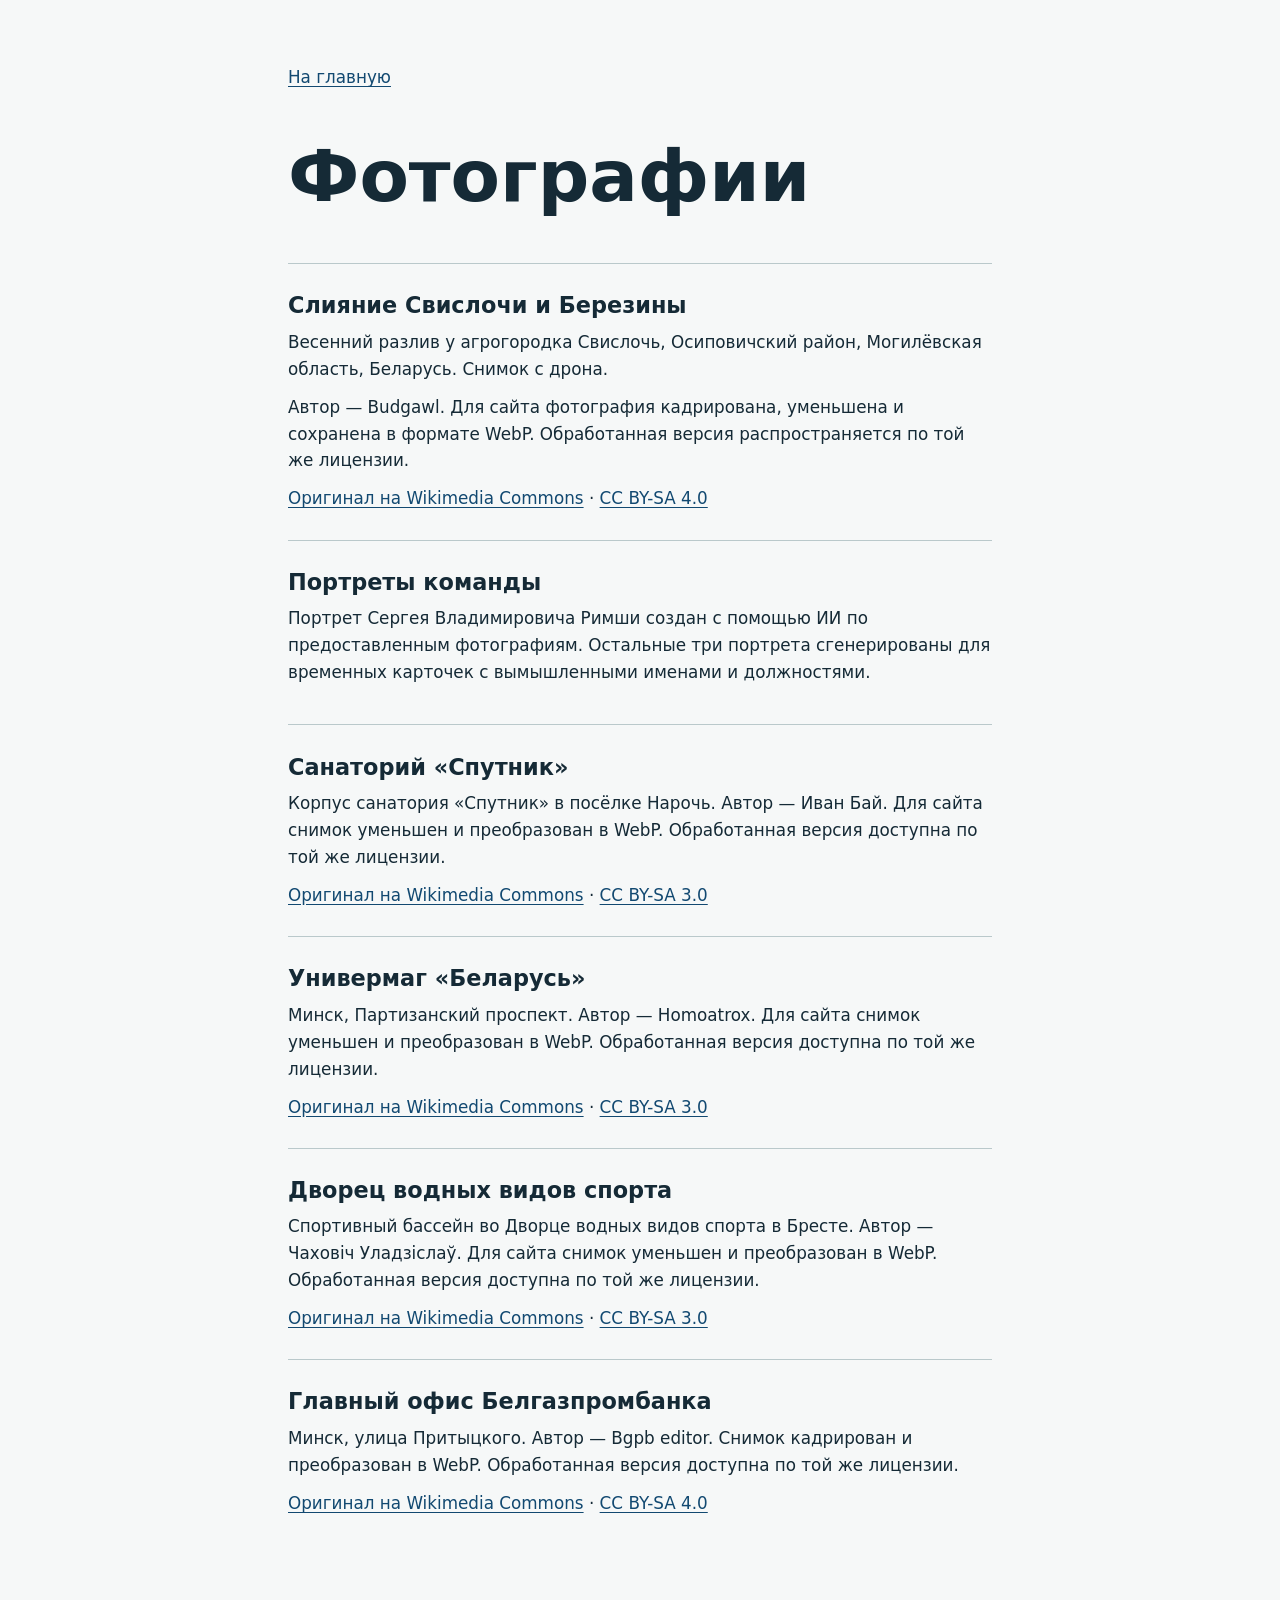
<file: assets/photos.html>
<!doctype html>
<html lang="ru">
<head>
<meta charset="utf-8">
<meta name="viewport" content="width=device-width, initial-scale=1">
<meta name="robots" content="noindex">
<title>Фотографии · РГ Групп</title>
<style>
*{box-sizing:border-box}
body{font:1.05rem/1.6 system-ui,sans-serif;color:#152a36;background:#f6f8f8;max-width:52rem;padding:clamp(1.3rem,6vw,4rem);margin:0 auto}
a{color:#124971;text-underline-offset:.2em}h1{font-size:clamp(2.3rem,7vw,4.5rem);line-height:1.05}h2{font-size:1.4rem;line-height:1.25;margin:0 0 .6rem}article{padding:1.7rem 0;border-top:1px solid #bac9cb}p{margin:0 0 .7rem}
</style>
</head>
<body>
<a href="../index.html">На главную</a>
<main>
<h1>Фотографии</h1>
<article>
<h2>Слияние Свислочи и Березины</h2>
<p>Весенний разлив у агрогородка Свислочь, Осиповичский район, Могилёвская область, Беларусь. Снимок с дрона.</p>
<p>Автор — Budgawl. Для сайта фотография кадрирована, уменьшена и сохранена в формате WebP. Обработанная версия распространяется по той же лицензии.</p>
<a href="https://commons.wikimedia.org/wiki/File:Confluence_of_Svislach_and_Berezina_during_spring_flood_(drone_view).jpg">Оригинал на Wikimedia Commons</a> · <a rel="license" href="https://creativecommons.org/licenses/by-sa/4.0/">CC BY-SA 4.0</a>
</article>
<article>
<h2>Портреты команды</h2>
<p>Портрет Сергея Владимировича Римши создан с помощью ИИ по предоставленным фотографиям. Остальные три портрета сгенерированы для временных карточек с вымышленными именами и должностями.</p>
</article>
<article>
<h2>Санаторий «Спутник»</h2>
<p>Корпус санатория «Спутник» в посёлке Нарочь. Автор — Иван Бай. Для сайта снимок уменьшен и преобразован в WebP. Обработанная версия доступна по той же лицензии.</p>
<a href="https://commons.wikimedia.org/wiki/File:%D0%A1%D0%B0%D0%BD%D0%B0%D1%82%D0%BE%D1%80%D0%B8%D0%B9_%22%D0%A1%D0%BF%D1%83%D1%82%D0%BD%D0%B8%D0%BA%22_-_panoramio.jpg">Оригинал на Wikimedia Commons</a> · <a rel="license" href="https://creativecommons.org/licenses/by-sa/3.0/">CC BY-SA 3.0</a>
</article>
<article>
<h2>Универмаг «Беларусь»</h2>
<p>Минск, Партизанский проспект. Автор — Homoatrox. Для сайта снимок уменьшен и преобразован в WebP. Обработанная версия доступна по той же лицензии.</p>
<a href="https://commons.wikimedia.org/wiki/File:Belarus_supermarket.jpg">Оригинал на Wikimedia Commons</a> · <a rel="license" href="https://creativecommons.org/licenses/by-sa/3.0/">CC BY-SA 3.0</a>
</article>
<article>
<h2>Дворец водных видов спорта</h2>
<p>Спортивный бассейн во Дворце водных видов спорта в Бресте. Автор — Чаховіч Уладзіслаў. Для сайта снимок уменьшен и преобразован в WebP. Обработанная версия доступна по той же лицензии.</p>
<a href="https://commons.wikimedia.org/wiki/File:%D0%91%D1%80%D1%8D%D1%81%D1%82._%D0%9F%D0%B0%D0%BB%D0%B0%D1%86_%D0%B2%D0%BE%D0%B4%D0%BD%D1%8B%D1%85_%D0%B2%D1%96%D0%B4%D0%B0%D1%9E_%D1%81%D0%BF%D0%BE%D1%80%D1%82%D1%83_%2803%29.jpg">Оригинал на Wikimedia Commons</a> · <a rel="license" href="https://creativecommons.org/licenses/by-sa/3.0/">CC BY-SA 3.0</a>
</article>
<article><h2>Главный офис Белгазпромбанка</h2><p>Минск, улица Притыцкого. Автор — Bgpb editor. Снимок кадрирован и преобразован в WebP. Обработанная версия доступна по той же лицензии.</p><a href="https://commons.wikimedia.org/wiki/File:Главный_офис_Белгазпромбанка.jpg">Оригинал на Wikimedia Commons</a> · <a rel="license" href="https://creativecommons.org/licenses/by-sa/4.0/">CC BY-SA 4.0</a></article>
</main>
</body>
</html>
</file>
<file: style.css>
@font-face{font-family:Onest;src:url("assets/fonts/onest.woff2") format("woff2");font-style:normal;font-weight:100 900;font-display:swap}
@font-face{font-family:"Roboto Condensed";src:url("assets/fonts/condensed.woff2") format("woff2");font-style:normal;font-weight:100 900;font-display:swap}
:root{--body:Onest,Arial,sans-serif;--display:"Roboto Condensed","Arial Narrow",Arial,sans-serif;--ink:#132c3b;--blue:#006fa8;--bright:#158ccc;--pale:#eef5f7;--muted:#526574;--rule:#ced8dd;--pad:clamp(1.1rem,4.8vw,5rem)}
*{box-sizing:border-box}
html{scroll-padding-top:5.5rem}
body{margin:0;font-family:var(--body);font-size:1rem;line-height:1.5;color:var(--ink);background:#fff}
body.menu-open{overflow:hidden}
a{color:inherit}
img{display:block;max-width:100%}
button,input,textarea{font:inherit}
h1,h2,h3,p,figure{margin:0}
.wrap{width:100%;max-width:1440px;padding-inline:var(--pad);margin-inline:auto}
a:focus-visible,button:focus-visible{outline:3px solid #0993d3;outline-offset:4px}
.skip-link{position:fixed;z-index:100;top:0;left:10px;padding:.7rem 1rem;background:white;transform:translateY(-120%)}
.skip-link:focus{transform:none}
.site-head{background:#fff;border-bottom:1px solid var(--rule);position:sticky;top:0;z-index:10}
.head-row{height:4.45rem;display:flex;align-items:center;gap:clamp(1.4rem,4.4vw,5rem)}
.brand{display:inline-flex;align-items:center;gap:.48rem;text-decoration:none;flex-shrink:0}
.brand-icon{background:#07558b;width:2.2rem;height:2.25rem;display:grid;place-items:center}
.brand-icon img{width:1.25rem;height:1.45rem;object-fit:contain}
.brand-name{font:760 1.7rem/.9 var(--display);letter-spacing:-.045em;color:#0d344d}
.site-nav{display:flex;align-items:center;gap:clamp(1.3rem,2.6vw,2.85rem);margin:auto}
.site-nav a,.head-tel{display:flex;align-items:center;text-decoration:none;font-size:.95rem;font-weight:590;letter-spacing:-.02em}
.site-nav a{padding:.5rem 0;border-bottom:1.5px solid transparent}
.site-nav a:is(:hover,[aria-current="page"]){border-color:var(--bright);color:var(--blue)}
.head-tel{gap:.58rem;color:#15364a;white-space:nowrap}
.head-tel svg,.pano-place svg{width:1rem;height:1rem;stroke:currentColor;fill:none;stroke-width:1.75;stroke-linejoin:round;stroke-linecap:round}
.head-tel svg{color:var(--blue)}
.menu-toggle{display:none}
.hero-intro{padding-block:clamp(1.55rem,3.2vw,3.3rem) clamp(1.5rem,2.4vw,2.7rem)}
.intro-label,.section-label,.sector{font-size:.825rem;line-height:1.4;font-weight:660;letter-spacing:.08em;text-transform:uppercase}
.intro-label,.section-label{display:flex;align-items:center;gap:.66rem;color:#3f5b6b}
.stripe{display:inline-block;position:relative;width:1.44rem;height:.58rem;flex:none;background:repeating-linear-gradient(117deg,transparent 0 3.2px,#168ac6 3.2px 5.1px,transparent 5.1px 7.8px)}
.hero-offer {
  display: grid;
  grid-template-columns: minmax(0, 1.65fr) minmax(16rem, 1fr);
  align-items: end;
  gap: clamp(1.5rem, 4.2vw, 4rem);
  margin-top: .65rem;
}
.hero-offer h1 {
  margin-left: -.035em;
  font: 760 clamp(2.9rem, 5.5vw, 5rem)/.98 var(--display);
  letter-spacing: -.045em;
  text-transform: uppercase;
}
.hero-scope { margin-top: .9rem; max-width: 59ch; color: #3c5260; font-size: clamp(1rem, 1.25vw, 1.17rem); }
.hero-request { max-width: 40ch; }
.hero-request p { margin-top: .65rem; font-size: .95rem; color: var(--muted); line-height: 1.45; }
.panorama{height:clamp(20rem,31.5vw,31rem);min-height:0;position:relative;background:#668b7d}
.panorama-img{height:100%;width:100%;object-fit:cover;object-position:50% 25%}
.panorama:after{position:absolute;content:"";inset:40% 0 0;pointer-events:none;background:linear-gradient(transparent,rgba(12,29,31,.38))}
.pano-controls{position:absolute;bottom:0;left:50%;transform:translateX(-50%);display:flex;align-items:flex-end;justify-content:space-between;z-index:1;pointer-events:none}
.pano-controls>*{pointer-events:auto}
.pano-place{color:white;display:inline-flex;gap:.42rem;align-items:center;font-size:.87rem;font-weight:480;line-height:1.3;margin:0 0 1.22rem;text-shadow:0 1px 5px #183737}
.primary{display:inline-flex;align-items:center;justify-content:center;border:0;text-decoration:none;background:#006ea6;color:white;padding:.92rem 1.5rem;font-size:1rem;font-weight:590;line-height:1.25;transition:background .17s}
.primary:hover{background:#005180}
.fact-strip{background:#eff4f5;border-bottom:1px solid #dbe4e6}
.fact-grid{display:grid;grid-template-columns:repeat(3,1fr);padding-block:1.05rem}
.fact-grid>div{display:flex;align-items:baseline;gap:.85rem;border-left:1px solid #c6d3d7;padding-left:clamp(1rem,4.25vw,4rem)}
.fact-grid>div:first-child{border:0;padding:0}
.fact-grid strong{font:665 clamp(1.85rem,2.8vw,2.6rem)/1 var(--display);letter-spacing:-.05em;white-space:nowrap}
.fact-grid strong span{color:var(--blue);font-weight:500}
.fact-grid>div>span{color:#415764;font-size:clamp(.84rem,1.14vw,1rem)}
.section-pad{padding-block:clamp(3.2rem,6.1vw,6.1rem)}
.section-head{display:flex;align-items:flex-end;justify-content:space-between;gap:1rem;margin-bottom:clamp(1.5rem,3vw,2.45rem)}
.section-label{margin-bottom:.68rem}
.home-directions h2,.project-showcase h2,.about-home h2,.contact-section h2{font:680 clamp(2.45rem,4.35vw,4rem)/.98 var(--display);letter-spacing:-.038em}
.line-link{display:inline-block;align-self:flex-end;width:fit-content;color:#00628e;text-decoration:none;border-bottom:1px solid #83acbc;font-size:1rem;font-weight:610;line-height:1.3;padding-bottom:.19rem}
.line-link:hover{border-color:var(--blue);color:#003d5e}
.engineering-grid{display:grid;grid-template-columns:repeat(3,1fr);gap:clamp(.8rem,2.1vw,2rem)}
.eng-card{text-decoration:none;display:flex;flex-direction:column;min-width:0;border-top:2px solid #b5cbd5}
.tech-figure,.blueprint{background-color:#f0f5f7;background-image:linear-gradient(90deg,#617f8c0c 1px,transparent 1px),linear-gradient(#617f8c0c 1px,transparent 1px);background-size:24px 24px;overflow:hidden}
.tech-figure{aspect-ratio:1.88;display:grid;place-items:center}
.tech-figure img{width:86%;height:91%;object-fit:contain;transition:transform .25s}
.eng-card:hover .tech-figure img{transform:translateY(-2px) scale(1.04)}
.eng-copy{padding-top:1.04rem}
.eng-copy h3,.project-card h3{font:665 clamp(1.7rem,2.65vw,2.4rem)/1.03 var(--display);letter-spacing:-.03em}
.eng-copy p,.project-card p{font-size:1rem;line-height:1.48;margin-top:.46rem;color:var(--muted);max-width:34ch}
.more-services{display:flex;gap:.6rem 1.7rem;align-items:baseline;border-top:1px solid var(--rule);margin-top:2rem;padding-top:1.05rem;flex-wrap:wrap}
.more-services span{font-size:.9rem;color:var(--muted);margin-right:.3rem}
.more-services a{font-weight:580;font-size:1rem;text-underline-offset:.25em;text-decoration-color:#a9c1cb}
.project-showcase{background:#f6f8f8}
.featured-project{display:grid;grid-template-columns:1.1fr 1fr;min-height:22rem}
.blueprint{position:relative;display:grid;place-items:center;background-color:#e5eef1}
.blueprint img{width:80%;height:clamp(17rem,30vw,30rem);max-height:93%;object-fit:contain;padding:1.1rem}
.blueprint>span{position:absolute;left:1rem;bottom:.68rem;color:#4b616d;font-size:.81rem}
.featured-copy{background:#183a4d;color:#fff;display:flex;flex-direction:column;align-items:flex-start;justify-content:center;padding:clamp(1.5rem,4.6vw,5rem)}
.sector{color:#3b657c;letter-spacing:.05em;font-size:.8rem}
.featured-copy .sector{color:#a8d5e9}
.featured-copy h3{font:665 clamp(2.8rem,4.8vw,4.5rem)/.99 var(--display);letter-spacing:-.035em;margin:.8rem 0 1rem}
.featured-copy>p:not(.sector){max-width:38ch;font-size:1rem;line-height:1.6;color:#e2ebee}
.featured-copy .line-link{margin-top:1.5rem;align-self:flex-start;color:white}
.project-pair{display:grid;grid-template-columns:1fr 1fr;gap:clamp(1rem,2.2vw,2.4rem);margin-top:clamp(1.5rem,3.8vw,3.6rem)}
.project-card{text-decoration:none;display:block}
.project-photo{aspect-ratio:2.2;overflow:hidden;margin-bottom:1rem;background:#dae4e7}
.project-photo img{width:100%;height:100%;object-fit:cover;transition:transform .35s}
.project-card:hover img{transform:scale(1.03)}
.project-card h3{margin-top:.35rem}
.project-card p{max-width:50ch}
.about-layout{display:grid;grid-template-columns:.88fr 1.12fr;gap:clamp(2rem,6.5vw,7rem);align-items:start}
.about-home h2{max-width:14ch}
.about-copy p{color:var(--muted);margin-bottom:.7rem;max-width:62ch}
.about-home .line-link{margin-top:.65rem}
.team{margin-top:clamp(2rem,4.5vw,4.5rem);border-top:1px solid var(--rule);padding-top:1.3rem}
.team h3{margin:0 0 1rem;font:670 clamp(1.95rem,3vw,2.75rem)/1.05 var(--display);letter-spacing:-.035em}
.team-grid{display:grid;grid-template-columns:repeat(4,minmax(0,1fr));gap:1.65rem clamp(.85rem,2vw,1.8rem)}
.team-profile img{display:block;width:100%;height:auto;aspect-ratio:4/5;background:var(--pale)}
.team-profile figcaption{padding-top:.8rem}
.team-profile h4{font:655 clamp(1.25rem,1.8vw,1.65rem)/1.1 var(--display);letter-spacing:-.022em;margin:0 0 .4rem}
.team-profile sup{font-size:.65em;color:var(--blue);line-height:0}
.team-profile p{font-size:.96rem;line-height:1.4;color:var(--ink)}
.team-profile .team-specialty,.team-note{color:var(--muted);font-size:.86rem;line-height:1.45}
.team-profile .team-specialty{margin-top:.35rem}
.team-note{margin-top:1.15rem}
@media(max-width:900px){.team-grid{grid-template-columns:repeat(2,minmax(0,1fr))}}
.contact-section{background:#102f43;color:white;padding-block:clamp(2.6rem,5vw,5rem)}
.contact-layout{display:grid;grid-template-columns:1.2fr .8fr;align-items:center;gap:2rem}
.contact-section .section-label{color:#b4d3e2}
.contact-section h2{margin-bottom:.8rem}
.contact-section p{color:#d3e1e7;max-width:44ch}
.contact-action{margin-top:1.3rem;background:#fff;color:#15364c}
.contact-action:hover{background:#cfe4ee}
.contact-section .tender-link{display:block;width:fit-content;margin-top:.85rem;color:#d3e1e7;text-underline-offset:.2em}
.contact-layout address{border-left:1px solid #537184;padding-left:clamp(1.3rem,4vw,4rem);display:flex;flex-direction:column;gap:.4rem;font-style:normal}
.contact-layout address a{text-decoration:none;font:560 clamp(1.25rem,2.2vw,2rem)/1.23 var(--body);letter-spacing:-.04em}
.contact-layout address a:hover{text-decoration:underline}
.contact-layout address span{margin-top:.5rem;color:#c2d6df}
.site-foot{border-top:1px solid var(--rule);background:white}
.foot-row{display:flex;gap:1.3rem;align-items:center;flex-wrap:wrap;padding-block:1.45rem;color:#51636c;font-size:.86rem}
.foot-brand{text-decoration:none;font-weight:700;color:#193747}
.foot-row>a:last-child{margin-left:auto;text-underline-offset:.2em}
@media(min-width:1500px){.panorama{height:32rem}}
@media(max-width:960px){.head-row{gap:1rem}.site-nav{gap:1.25rem}.fact-grid>div{gap:.48rem;padding-left:1rem}}
@media(max-width:850px){
 .hero-offer{grid-template-columns:1fr;gap:1.2rem}
 .hero-offer h1{font-size:clamp(1.62rem,8.4vw,4rem)}
 .hero-request{max-width:55ch}
}
@media(max-width:740px){
 html{scroll-padding-top:4.8rem}.head-row{height:3.75rem;gap:1.05rem}.brand-name{font-size:1.43rem}.brand-icon{width:1.79rem;height:1.88rem}.brand-icon img{width:1.05rem;height:1.3rem}.head-tel{margin-left:auto;font-size:.84rem;gap:.32rem}.head-tel svg{width:.87rem}
 .js .menu-toggle{display:flex;align-items:center;justify-content:center;flex-direction:column;gap:5px;width:2.1rem;height:2.5rem;flex-shrink:0;background:none;border:none;padding:0;cursor:pointer}.menu-toggle i{width:24px;height:2px;background:var(--ink)}.menu-toggle[aria-expanded=true] i:first-child{transform:translateY(3.5px) rotate(45deg)}.menu-toggle[aria-expanded=true] i:last-child{transform:translateY(-3.5px) rotate(-45deg)}
 .site-nav{background:white;gap:.15rem;flex-wrap:wrap}.js .site-nav{display:none}.js .site-nav.open{display:flex;position:absolute;top:100%;left:0;right:0;box-shadow:0 14px 18px -17px #122a39;flex-direction:column;align-items:stretch;padding:.7rem var(--pad) 1rem;border-block:1px solid var(--rule)}.site-nav a{padding:.65rem 0}.site-nav a[aria-current=page]{border:0}
 html:not(.js) .head-row{height:auto;min-height:4rem;flex-wrap:wrap;padding-block:.55rem}html:not(.js) .site-nav{order:5;width:100%;gap:1rem}
 .intro-label,.section-label{font-size:.76rem}
 .hero-intro{padding-block:1.45rem 1.35rem}.panorama{height:clamp(16rem,52vw,20rem)}.panorama-img{object-position:58% center}.pano-controls{gap:.6rem;align-items:flex-end}.pano-place{min-width:0;font-size:.75rem;line-height:1.25;max-width:11rem;margin:0 0 .82rem}.pano-place svg{flex-shrink:0}
 .fact-grid{padding-block:.82rem}.fact-grid>div{flex-direction:column;gap:.32rem;align-items:flex-start;padding:0 .5rem 0 .8rem}.fact-grid strong{font-size:1.85rem}.fact-grid>div>span{font-size:.78rem;line-height:1.27}.fact-grid>div:last-child{padding-right:0}
 .section-head{align-items:flex-end;gap:.65rem}.section-head .line-link{white-space:nowrap;font-size:.88rem}.engineering-grid{grid-template-columns:1fr;gap:0}.eng-card{display:grid;grid-template-columns:40% minmax(0,1fr);align-items:center;gap:1.05rem;border-top:1px solid var(--rule);padding:.82rem 0}.eng-card:last-child{border-bottom:1px solid var(--rule)}.tech-figure{aspect-ratio:1.55}.tech-figure img{width:97%}.eng-copy{padding:0}.eng-copy h3{font-size:clamp(1.48rem,4.8vw,2rem)}.eng-copy p{margin-top:.35rem;font-size:.91rem;line-height:1.37}.more-services{margin-top:.8rem;border:0;gap:.45rem 1rem;padding-top:.4rem}.more-services span{width:100%}.more-services a{font-size:.92rem}
 .featured-project{grid-template-columns:1fr}.blueprint img{height:clamp(15.3rem,57vw,21rem)}.blueprint>span{font-size:.73rem}.featured-copy{padding:1.6rem}.featured-copy h3 br{display:none}.featured-copy h3{font-size:2.65rem}.project-photo{aspect-ratio:1.7}.project-pair{grid-template-columns:1fr;gap:1.8rem}.project-card h3{font-size:1.85rem}.about-layout{grid-template-columns:1fr;gap:1.6rem}.about-home h2 br{display:none}.contact-layout{grid-template-columns:1fr;gap:1.8rem}.contact-layout address{padding:1.25rem 0 0;border:0;border-top:1px solid #537184}.foot-row{gap:.55rem 1rem}.foot-row>span{display:none}
}
@media(max-width:360px){.head-tel span{font-size:.78rem}.head-row{gap:.6rem}.pano-place{max-width:9.4rem}.eng-card{gap:.72rem}}
@media(prefers-reduced-motion:reduce){*,*::before,*::after{scroll-behavior:auto!important;transition:none!important;animation:none!important}}
</file>
<file: request.css>
html.rg-request-open { overflow: hidden; }
.rg-request {
  box-sizing: border-box; width: min(35rem, calc(100% - 1.5rem)); max-width: none;
  max-height: calc(100vh - 1.5rem); max-height: calc(100dvh - 1.5rem);
  padding: 0; margin: auto; overflow: auto; overscroll-behavior: contain;
  border: 1px solid #bdced7; border-radius: 8px; background: #fff;
  color: var(--ink, #172d3e); box-shadow: 0 20px 80px #10223138;
  font-family: var(--body, Arial), sans-serif; text-align: left; letter-spacing: normal; line-height: 1.4;
}
.rg-request:not([open]), .rg-request [hidden], .rg-request__status:empty { display: none !important; }
.rg-request::backdrop { background: rgb(11 27 41 / 65%); }
.rg-request *, .rg-request *::before, .rg-request *::after { box-sizing: border-box; }
.rg-request__inner { position: relative; padding: clamp(1.25rem, 3vw, 2.15rem); }
.rg-request h2 {
  margin: 0; padding-right: 2.2rem; font: 650 clamp(1.7rem, 4vw, 2.35rem)/1.05 var(--display, Arial), sans-serif;
  color: var(--ink, #172d3e); letter-spacing: -.04em; text-align: left; text-transform: none;
}
.rg-request h2:focus { outline: none; }
.rg-request__intro, .rg-request__hint { font-size: .95rem; color: #425a67; }
.rg-request__intro { margin: .75rem 0 1.3rem; }
.rg-request a { color: #005b85; text-underline-offset: .15em; }
.rg-request__form { display: grid; grid-template-columns: minmax(0, 1fr); gap: .4rem; margin: 0; }
.rg-request__label { display: block; margin-top: .5rem; font-weight: 650; font-size: 1rem; color: var(--ink, #172d3e); }
.rg-request__label:first-child { margin-top: 0; }
.rg-request__label span { margin-left: .25rem; font-size: .84rem; color: #526672; font-weight: 400; }
.rg-request :is(textarea,input) { display: block; width: 100%; min-width: 0; margin: 0; font: inherit; color: var(--ink, #172d3e); }
.rg-request textarea, .rg-request input[type="text"] {
  border: 1px solid #a0b4bf; border-radius: 3px; background: #fff; padding: .65rem .75rem;
}
.rg-request textarea { resize: vertical; min-height: 4.8rem; }
.rg-request textarea::placeholder, .rg-request input::placeholder { color: #61757e; opacity: 1; }
.rg-request__file-row { display: flex; align-items: center; gap: .65rem; }
.rg-request input[type="file"] { font-size: .91rem; overflow: hidden; text-overflow: ellipsis; }
.rg-request input[type="file"]::file-selector-button {
  margin: 0 .55rem 0 0; border: 1px solid #a0b4bf; border-radius: 3px; background: #f2f6f8;
  padding: .6rem .72rem; color: var(--ink, #172d3e); font: inherit; cursor: pointer;
}
.rg-request__hint { margin: .25rem 0 .35rem; font-size: .87rem; line-height: 1.45; }
.rg-request__actions { display: flex; flex-wrap: wrap; align-items: center; gap: .4rem 1rem; }
.rg-request button { cursor: pointer; }
.rg-request__primary {
  border: 1px solid transparent; border-radius: 3px; padding: .78rem 1.12rem;
  color: white; background: var(--blue, #006aaa); font: 650 1rem/1.3 var(--body, Arial), sans-serif;
}
.rg-request__primary:hover { background: #075885; }
.rg-request__primary:disabled { opacity: .62; cursor: progress; }
.rg-request__text {
  padding: .55rem 0; border: none; background: transparent; color: #075b84; font: 550 .9rem/1.35 var(--body, Arial), sans-serif;
  text-decoration: underline; text-underline-offset: .2em;
}
.rg-request__close {
  position: absolute; display: grid; place-items: center; top: .75rem; right: .8rem;
  width: 2.65rem; height: 2.65rem; border: 0; border-radius: 50%; padding: 0; background: transparent;
  color: var(--ink, #172d3e); font: 400 1.9rem/1 Arial, sans-serif;
}
.rg-request__close:hover { background: #edf3f6; }
.rg-request :is(a, button, textarea, input):focus-visible { outline: 3px solid #1680ad; outline-offset: 2px; }
.rg-request__error, .rg-request__status { margin: .2rem 0 0; font-size: .9rem; }
.rg-request__error { color: #972b29; }
.rg-request__status { color: #315969; }
@media (max-width: 26rem) {
  .rg-request__inner { padding: 1.15rem; }
  .rg-request__actions { gap: .2rem .75rem; }
  .rg-request__primary { padding-inline: .85rem; }
}
</file>
<file: pages.css>
.inner-main {
  --in-ink: #172d3e;
  --in-text: #354b59;
  --in-blue: #005790;
  --in-rule: #d0dde2;
  color: var(--in-ink);
  font-family: var(--body, Arial), sans-serif;
  background: #fff;
  font-size: 1rem;
  line-height: 1.5;
}
.inner-main a { text-underline-offset: .2em; }
.inner-main :is(button, a, summary):focus-visible { outline: 3px solid #1285aa; outline-offset: 3px; }
.inner-main [hidden] { display: none !important; }
.in-mast { overflow: hidden; background: #edf4f7; }
.in-mast__body { position: relative; padding-top: 1.35rem; padding-bottom: clamp(2.4rem, 6vw, 5rem); }
.in-crumb { display: flex; gap: .65rem; align-items: center; font-size: .875rem; color: #435b69; }
.in-crumb a { color: inherit; text-decoration: none; }
.in-crumb a:hover { text-decoration: underline; }
.in-crumb [aria-hidden] { color: #7e939f; }
.in-mast__copy { position: relative; z-index: 1; padding-top: clamp(1.8rem, 5vw, 4.5rem); }
.in-mast h1 {
  margin: 0; color: var(--in-ink); font-size: clamp(2.6rem, 6vw, 5.6rem);
  font-weight: 550; line-height: 1; letter-spacing: -.06em;
}
.in-mast__copy p { max-width: 43rem; margin: 1.1rem 0 0; color: var(--in-text); font-size: clamp(1.04rem, 1.45vw, 1.3rem); line-height: 1.5; }
.in-mast--projects .in-mast__copy { max-width: 58%; }
.in-building { margin: 0; position: absolute; width: 36%; right: 3%; bottom: 3%; height: 90%; }
.in-building img { width: 100%; height: 100%; object-fit: contain; }
.in-directory { padding-top: clamp(2.25rem, 5vw, 4.5rem); padding-bottom: clamp(3rem, 7vw, 6rem); }
.in-filters { display: flex; flex-wrap: wrap; gap: .45rem .55rem; margin: 0 0 2.4rem; }
.in-filters button {
  background: #fff; border: 1px solid #bccbd3; border-radius: 3px; color: var(--in-text); padding: .55rem .95rem;
  font: inherit; font-size: .95rem; line-height: 1.35; cursor: pointer; transition: background .15s, color .15s, border-color .15s;
}
.in-filters button:hover { background: #edf4f7; border-color: #89adbd; }
.in-filters button[aria-pressed="true"] { background: var(--in-blue); border-color: var(--in-blue); color: #fff; }
.in-visually-hidden { position: absolute; clip-path: inset(50%); height: 1px; width: 1px; overflow: hidden; white-space: nowrap; }
.in-project { border-top: 1px solid var(--in-rule); scroll-margin-top: 7.5rem; }
.in-project:last-child { border-bottom: 1px solid var(--in-rule); }
.in-project summary {
  display: grid; grid-template-columns: minmax(10rem, 1fr) minmax(0, 3fr) 2.75rem; gap: 2rem;
  align-items: center; padding: 1.65rem 0; cursor: pointer; list-style: none;
}
.in-project summary::-webkit-details-marker { display: none; }
.in-project summary::marker { content: ''; }
.in-sector { font-size: .91rem; line-height: 1.4; color: var(--in-blue); font-weight: 600; }
.in-project__title { display: grid; gap: .3rem; }
.in-project__title strong { color: var(--in-ink); font-size: clamp(1.35rem, 2.5vw, 2.25rem); line-height: 1.13; font-weight: 550; letter-spacing: -.04em; }
.in-project__title > span { color: #526672; }
.in-expand {
  display: grid; place-items: center; width: 2.5rem; height: 2.5rem; justify-self: end; border: 1px solid var(--in-rule);
  border-radius: 50%; color: var(--in-blue); transition: background .15s, color .15s, border-color .15s;
}
.in-expand::before, .in-expand::after { content: ''; width: .9rem; height: 1.5px; background: currentColor; grid-area: 1/1; }
.in-expand::after { transform: rotate(90deg); }
.in-project[open] .in-expand::after { display: none; }
.in-project[open] .in-expand, .in-project summary:hover .in-expand { color: #fff; background: var(--in-blue); border-color: var(--in-blue); }
.in-project__detail { display: grid; gap: 1.15rem; padding: 0 0 2rem max(0rem, calc((100% - 6.75rem)/4 + 2rem)); max-width: 100%; }
.in-project__detail > p { max-width: 48rem; margin: 0; line-height: 1.65; color: var(--in-text); }
.in-project__detail dl, .in-service__facts {
  display: grid; grid-template-columns: repeat(auto-fit, minmax(min(100%, 11rem), 1fr));
  gap: 1.15rem 1.75rem; margin: 0; padding: 1.25rem 1.4rem; background: #f3f7f8;
}
.in-case-photo { margin: 0; max-width: 48rem; overflow: hidden; background: #eaf1f5; }
.in-case-photo figcaption { padding: .48rem .75rem; font-size: .85rem; color: #465d6a; }
.in-case-photo figcaption a { color: var(--in-blue); }
.in-case-photo img { width: 100%; height: auto; max-height: 25rem; aspect-ratio: 2.15; display: block; object-fit: cover; }
.in-project__detail dt, .in-service__facts dt { margin: 0 0 .3rem; font-size: .9rem; color: var(--in-blue); font-weight: 600; }
.in-project__detail dd, .in-service__facts dd { margin: 0; }
.in-text-link { width: fit-content; color: var(--in-blue); font-weight: 600; text-decoration: underline; text-decoration-color: #91b8cb; }
.in-text-link:hover { text-decoration-color: currentColor; }
.in-contact-band { background: #112d40; color: #fff; }
.in-band-inner { display: flex; justify-content: space-between; align-items: center; gap: 2rem; padding-top: clamp(2.5rem, 5vw, 4.75rem); padding-bottom: clamp(2.5rem, 5vw, 4.75rem); }
.in-band-inner h2 { color: #fff; margin: 0; font-size: clamp(1.9rem, 3.75vw, 3.3rem); line-height: 1.1; font-weight: 550; letter-spacing: -.045em; }
.in-band-inner p { color: #d6e3ea; margin: .65rem 0 0; }
.in-cta { background: #fff; color: var(--in-blue); padding: .85rem 1.3rem; border-radius: 3px; font-weight: 650; text-decoration: none; text-align: center; flex: none; }
.in-cta:hover { background: #daf1f8; }
.in-service-layout { display: grid; grid-template-columns: minmax(10rem, .75fr) minmax(0, 2.8fr); gap: clamp(2rem, 5vw, 5rem); align-items: start; padding-top: clamp(2.5rem, 6vw, 5rem); padding-bottom: clamp(3rem, 7vw, 6rem); }
.in-service-nav { display: grid; position: sticky; top: 6.5rem; align-self: start; border-top: 2px solid var(--in-blue); }
.in-service-nav strong { margin: .8rem 0; font-weight: 650; }
.in-service-nav a { padding: .57rem 0; color: var(--in-text); border-top: 1px solid var(--in-rule); text-decoration: none; line-height: 1.35; }
.in-service-nav a:hover { color: var(--in-blue); text-decoration: underline; }
.in-services { min-width: 0; }
.in-service { scroll-margin-top: 7.5rem; padding: 2.6rem 0; border-top: 1px solid var(--in-rule); }
.in-service:first-child { padding-top: 0; border-top: 0; }
.in-service:last-child { padding-bottom: 0; }
.in-service h2 { color: var(--in-ink); margin: 0; font-size: clamp(1.9rem, 3.4vw, 3.15rem); font-weight: 550; line-height: 1.05; letter-spacing: -.055em; }
.in-service p { color: var(--in-text); margin: .9rem 0 0; line-height: 1.65; max-width: 48rem; }
.in-service__top { display: grid; grid-template-columns: minmax(0, 1.7fr) minmax(10rem, 1fr); gap: 1.5rem; align-items: center; }
.in-service__top figure { margin: 0; }
.in-service__top img { display: block; width: 100%; height: auto; max-height: 12rem; object-fit: contain; }
.in-service__facts { margin: 1.25rem 0 0; }
.in-service > .in-text-link { display: inline-block; margin-top: 1rem; }
@media (max-width: 800px) {
  .in-project summary { grid-template-columns: minmax(6.5rem, 1fr) minmax(0, 3fr) 2.3rem; gap: 1rem; }
  .in-project__detail { padding-left: 0; }
  .in-service-layout { display: block; }
  .in-service-nav { position: static; display: flex; flex-wrap: wrap; gap: .4rem 1.15rem; border: 0; margin-bottom: 2.5rem; }
  .in-service-nav strong { flex: 0 0 100%; margin: 0; }
  .in-service-nav a { padding: .28rem 0; border: 0; text-decoration: underline; color: var(--in-blue); }
  .in-mast--projects .in-mast__copy { max-width: 65%; }
  .in-building { right: 0; width: 31%; }
}
@media (max-width: 580px) {
  .in-mast h1 { font-size: clamp(2.4rem, 10vw, 3.6rem); }
  .in-mast--projects .in-mast__copy { max-width: none; }
  .in-building { position: static; width: 100%; max-width: 19rem; height: 10rem; margin: .65rem auto -1.6rem; }
  .in-filters { gap: .5rem; margin-bottom: 1.6rem; }
  .in-filters button { padding: .48rem .65rem; }
  .in-project summary { grid-template-columns: minmax(0, 1fr) 2.2rem; padding: 1.1rem 0; gap: .32rem 1rem; }
  .in-project .in-sector { grid-area: 1/1; }
  .in-project .in-project__title { grid-area: 2/1; }
  .in-project .in-expand { grid-area: 1/2/3/3; width: 2.2rem; height: 2.2rem; }
  .in-project__detail dl, .in-service__facts { grid-template-columns: 1fr; padding: 1rem; }
  .in-service__top { display: block; }
  .in-service__top img { max-height: 9.75rem; margin: 1rem auto 0; }
  .in-band-inner { flex-direction: column; align-items: flex-start; gap: 1.3rem; }
}

.inner-main :is(h1, h2, .in-project__title strong) { font-family: var(--display, Arial), sans-serif; }
</file>
